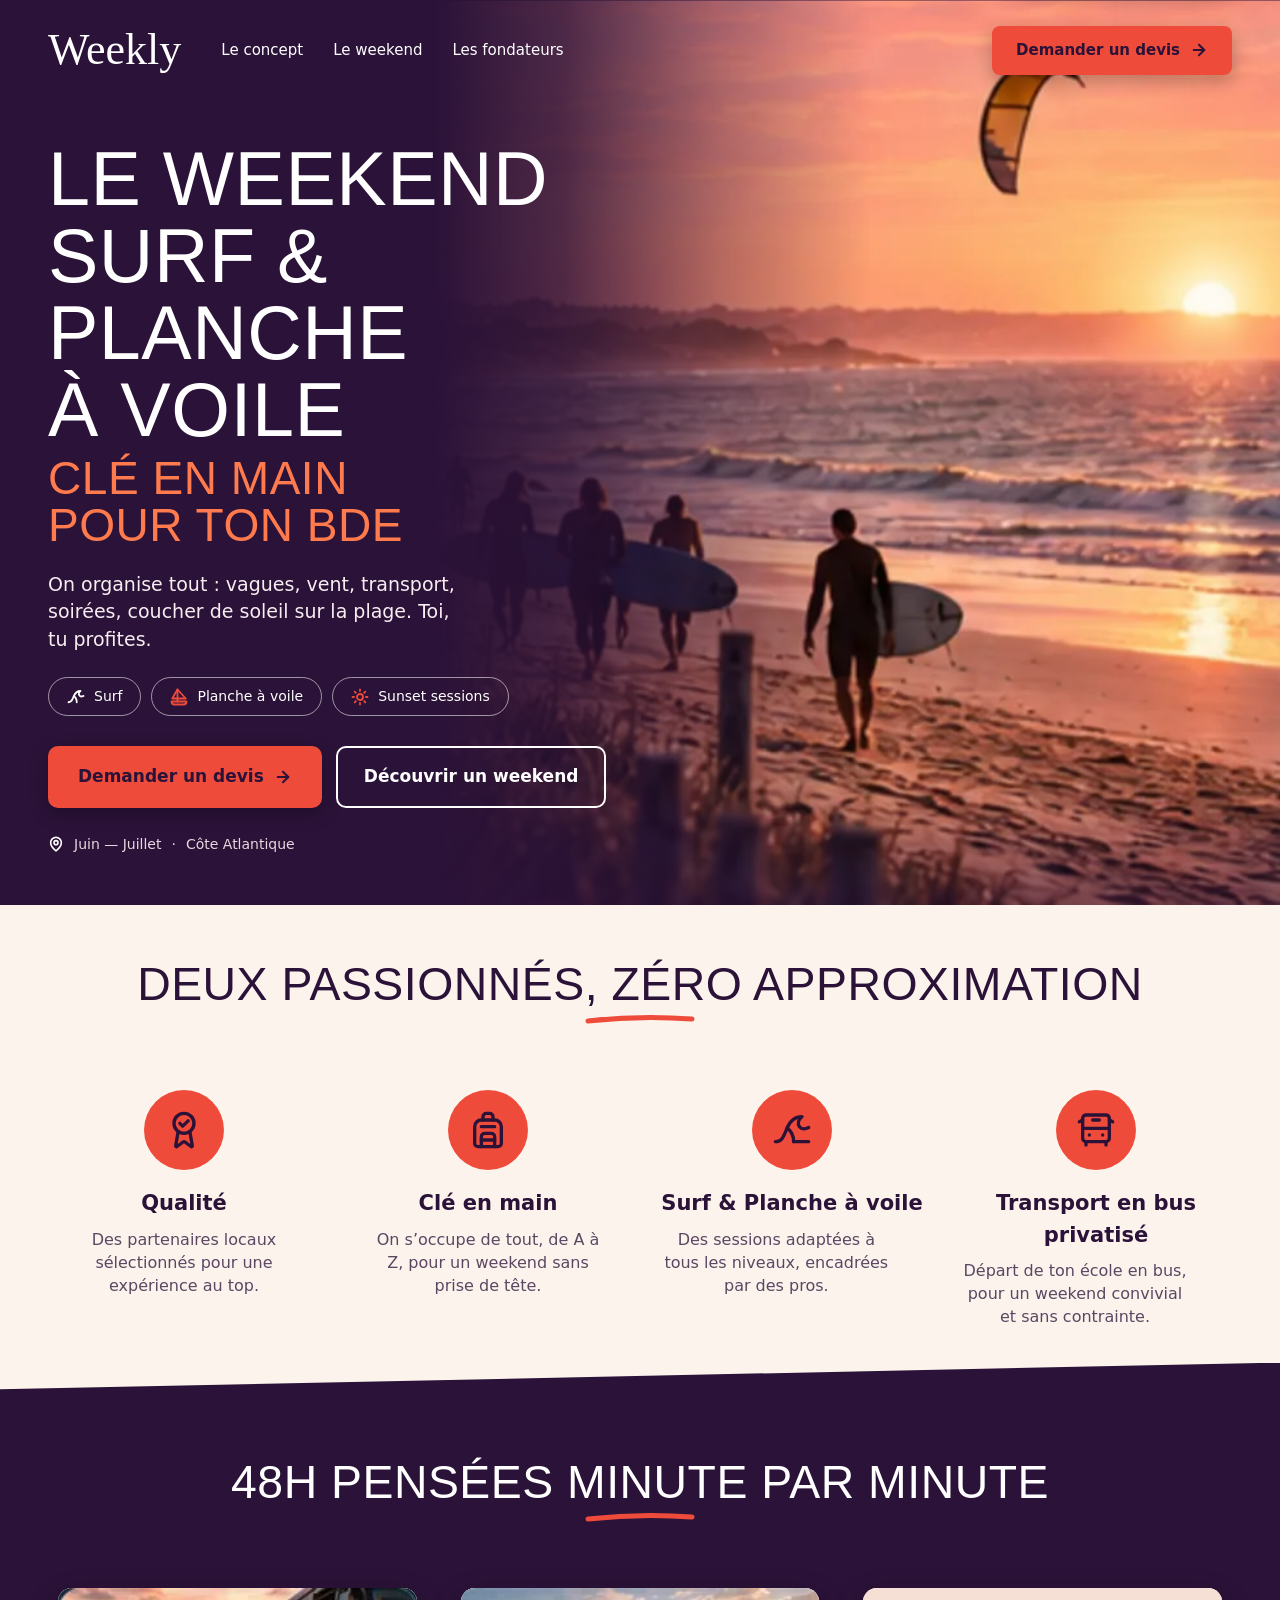
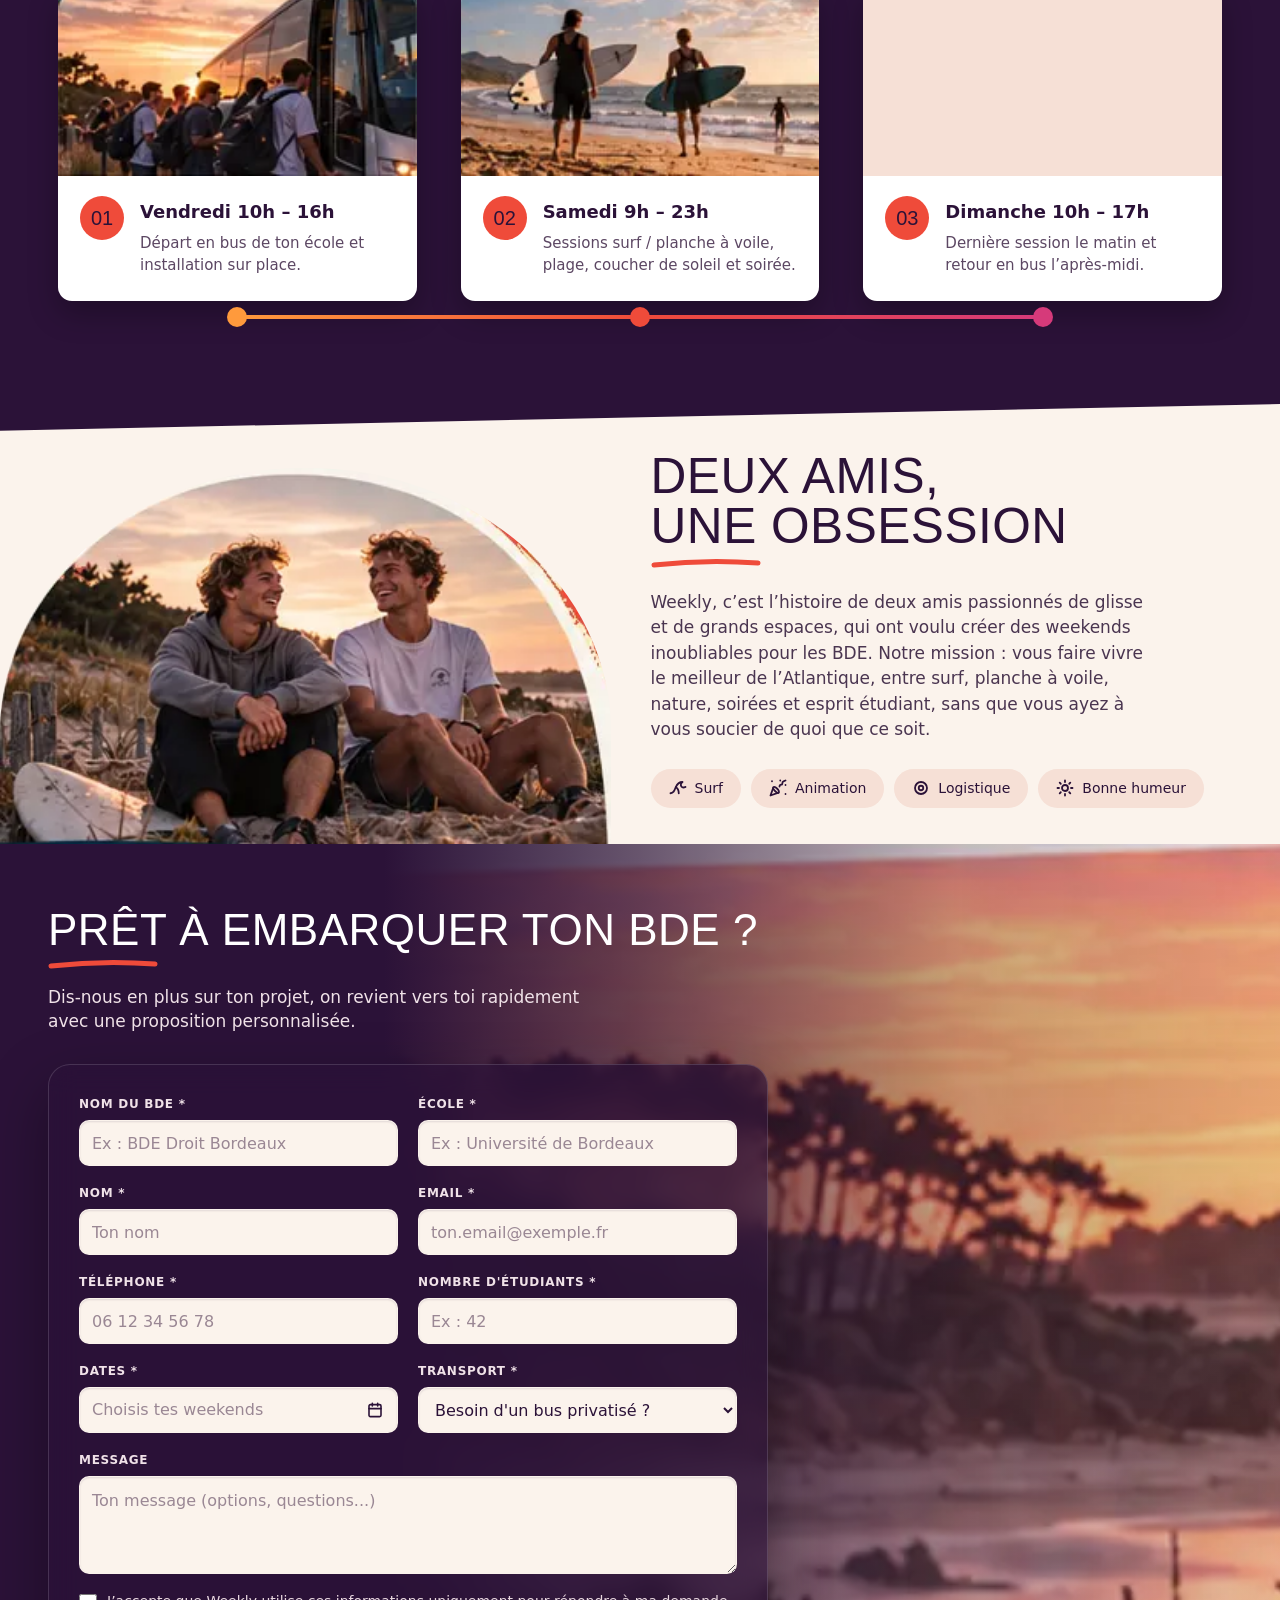
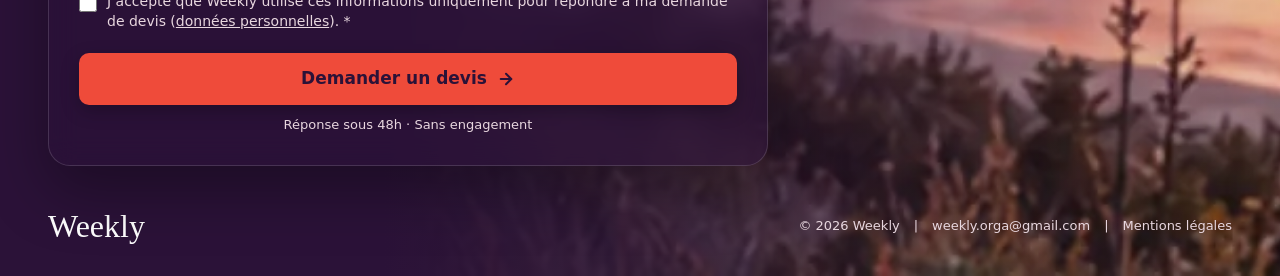
<file: index.html>
<!doctype html>
<html lang="fr">
<head>
<meta charset="utf-8">
<meta name="viewport" content="width=device-width, initial-scale=1, viewport-fit=cover">
<meta http-equiv="Content-Security-Policy" content="default-src 'self'; script-src 'self'; style-src 'self' https://fonts.googleapis.com; font-src https://fonts.gstatic.com; img-src 'self' data:; connect-src 'self' https://formsubmit.co; form-action 'self' mailto:; base-uri 'self'; object-src 'none'; upgrade-insecure-requests">
<meta name="referrer" content="strict-origin-when-cross-origin">
<title>Weekly · Weekend surf &amp; planche à voile clé en main pour ton BDE</title>
<meta name="description" content="Weekly organise des weekends surf &amp; planche à voile clé en main pour les BDE : bus privatisé, sessions encadrées, soirées et couchers de soleil sur la Côte Atlantique, en juin et juillet.">
<link rel="canonical" href="https://vincebonis-wq.github.io/siteweekly/">
<meta property="og:type" content="website">
<meta property="og:locale" content="fr_FR">
<meta property="og:title" content="Weekly · Le weekend surf clé en main pour ton BDE">
<meta property="og:description" content="Vagues, vent, transport, soirées, coucher de soleil sur la plage. Toi, tu profites.">
<meta property="og:url" content="https://vincebonis-wq.github.io/siteweekly/">
<meta property="og:image" content="https://vincebonis-wq.github.io/siteweekly/img/og.jpg">
<meta name="twitter:card" content="summary_large_image">
<meta name="theme-color" content="#2b1238">
<link rel="icon" href="favicon.svg" type="image/svg+xml">
<link rel="preconnect" href="https://fonts.googleapis.com">
<link rel="preconnect" href="https://fonts.gstatic.com" crossorigin>
<link rel="stylesheet" href="https://fonts.googleapis.com/css2?family=Anton&amp;family=Barlow:wght@400;500;600;700&amp;family=Kaushan+Script&amp;display=swap">
<link rel="preload" as="image" href="img/hero.webp" type="image/webp">
<link rel="stylesheet" href="style.css">
<script src="app.js" defer></script>
</head>
<body>
<a class="skip" href="#devis">Aller au formulaire de devis</a>

<!-- Barre compacte qui apparaît au scroll -->
<div class="topbar" id="topbar" aria-hidden="true">
  <div class="in">
    <a class="logo" href="#top" tabindex="-1">Weekly</a>
    <ul class="nav-links">
      <li><a href="#concept" tabindex="-1">Le concept</a></li>
      <li><a href="#weekend" tabindex="-1">Le weekend</a></li>
      <li><a href="#fondateurs" tabindex="-1">Les fondateurs</a></li>
    </ul>
    <a class="btn btn-coral btn-sm nav-cta" href="#devis" tabindex="-1">Demander un devis</a>
  </div>
</div>

<div class="page">
  <header class="hero" id="top">
    <div class="hero-img"><div class="hero-frame"><img src="img/hero.webp" alt="Surfeurs marchant sur la plage au coucher du soleil, une aile de kite dans le ciel" width="670" height="698" fetchpriority="high"><span class="sun-glow" aria-hidden="true"></span><span class="glint" aria-hidden="true"><i></i><i></i><i></i><i></i><i></i><i></i><i></i><i></i><i></i><i></i><i></i><i></i></span></div></div>
    <nav class="hero-nav" aria-label="Navigation principale">
      <a class="logo" href="#top" aria-label="Weekly, retour en haut">Weekly</a>
      <ul class="nav-links">
        <li><a href="#concept">Le concept</a></li>
        <li><a href="#weekend">Le weekend</a></li>
        <li><a href="#fondateurs">Les fondateurs</a></li>
      </ul>
      <a class="btn btn-coral btn-sm nav-cta" href="#devis">Demander un devis
        <svg viewBox="0 0 24 24" fill="none" stroke="currentColor" stroke-width="2.75" stroke-linecap="round" stroke-linejoin="round" aria-hidden="true"><path d="M5 12h14"/><path d="m12 5 7 7-7 7"/></svg></a>
      <button class="menu-btn" id="menu-btn" type="button" aria-expanded="false" aria-controls="mobile-menu" aria-label="Ouvrir le menu">
        <svg viewBox="0 0 24 24" fill="none" stroke="currentColor" stroke-width="2.4" stroke-linecap="round" aria-hidden="true"><path d="M4 6h16M4 12h16M4 18h16"/></svg>
      </button>
    </nav>
    <div class="mobile-menu" id="mobile-menu" hidden>
      <a href="#concept">Le concept</a>
      <a href="#weekend">Le weekend</a>
      <a href="#fondateurs">Les fondateurs</a>
      <a href="#devis">Demander un devis</a>
    </div>

    <div class="hero-copy">
      <h1 class="h-display">
        <span class="l">Le weekend</span>
        <span class="l">Surf &amp; planche à voile</span>
        <span class="accent">Clé en main pour ton BDE</span>
      </h1>
      <p class="lead">On organise tout : vagues, vent, transport, soirées, coucher de soleil sur la plage. Toi, tu profites.</p>
      <ul class="pills" aria-label="Activités">
        <li class="pill"><svg viewBox="0 0 24 24" fill="none" stroke="#fff" stroke-width="2.4" stroke-linecap="round" stroke-linejoin="round" aria-hidden="true"><path d="M2 19c4 0 5-3 7-8s5-7 9-7c-2 1.5-3 4-1.5 6 1.2 1.6 3.5 1.6 5.5.5"/><path d="M9 11c2 1 4 4 4 8"/></svg>Surf</li>
        <li class="pill"><svg viewBox="0 0 24 24" fill="none" stroke="#ef4b3a" stroke-width="2.4" stroke-linecap="round" stroke-linejoin="round" aria-hidden="true"><path d="M22 18H2a4 4 0 0 0 4 4h12a4 4 0 0 0 4-4Z"/><path d="M21 14 10 2 3 14h18Z"/><path d="M10 2v16"/></svg>Planche à voile</li>
        <li class="pill"><svg viewBox="0 0 24 24" fill="none" stroke="#ef4b3a" stroke-width="2.4" stroke-linecap="round" stroke-linejoin="round" aria-hidden="true"><circle cx="12" cy="12" r="4"/><path d="M12 2v2M12 20v2M4.93 4.93l1.41 1.41M17.66 17.66l1.41 1.41M2 12h2M20 12h2M6.34 17.66l-1.41 1.41M19.07 4.93l-1.41 1.41"/></svg>Sunset sessions</li>
      </ul>
      <div class="ctas">
        <a class="btn btn-coral" href="#devis">Demander un devis
          <svg viewBox="0 0 24 24" fill="none" stroke="currentColor" stroke-width="2.75" stroke-linecap="round" stroke-linejoin="round" aria-hidden="true"><path d="M5 12h14"/><path d="m12 5 7 7-7 7"/></svg></a>
        <a class="btn btn-outline" href="#weekend">Découvrir un weekend</a>
      </div>
      <p class="where">
        <svg viewBox="0 0 24 24" fill="none" stroke="#fff" stroke-width="2.4" stroke-linecap="round" stroke-linejoin="round" aria-hidden="true"><path d="M20 10c0 5-5.5 10.2-7.4 11.8a1 1 0 0 1-1.2 0C9.5 20.2 4 15 4 10a8 8 0 0 1 16 0"/><circle cx="12" cy="10" r="3"/></svg>
        <span>Juin — Juillet</span><span aria-hidden="true">·</span><span>Côte Atlantique</span>
      </p>
    </div>
  </header>

  <main>
    <section class="concept center" id="concept" aria-labelledby="t-concept">
      <h2 class="h-display h2" id="t-concept">Deux passionnés, zéro approximation</h2>
      <svg class="swoosh" viewBox="0 0 110 10" aria-hidden="true"><path d="M3 7 Q55 1 107 5"/></svg>
      <ul class="pillars">
        <li class="pillar reveal">
          <span class="ico"><svg viewBox="0 0 24 24" aria-hidden="true"><path d="m15.5 12.9 1.5 8.5a.5.5 0 0 1-.8.5l-3.6-2.7a1 1 0 0 0-1.2 0l-3.6 2.7a.5.5 0 0 1-.8-.5l1.5-8.5"/><circle cx="12" cy="8" r="6"/><path d="m9.5 8 1.7 1.7L14.5 6.5"/></svg></span>
          <div><h3>Qualité</h3><p>Des partenaires locaux sélectionnés pour une expérience au top.</p></div>
        </li>
        <li class="pillar reveal">
          <span class="ico"><svg viewBox="0 0 24 24" aria-hidden="true"><path d="M4 10a4 4 0 0 1 4-4h8a4 4 0 0 1 4 4v10a2 2 0 0 1-2 2H6a2 2 0 0 1-2-2Z"/><path d="M8 10h8"/><path d="M8 18h8"/><path d="M8 22v-6a2 2 0 0 1 2-2h4a2 2 0 0 1 2 2v6"/><path d="M9 6V4a2 2 0 0 1 2-2h2a2 2 0 0 1 2 2v2"/></svg></span>
          <div><h3>Clé en main</h3><p>On s’occupe de tout, de A à Z, pour un weekend sans prise de tête.</p></div>
        </li>
        <li class="pillar reveal">
          <span class="ico"><svg viewBox="0 0 24 24" aria-hidden="true"><path d="M2 19c4 0 5-3 7-8s5-7 9-7c-2 1.5-3 4-1.5 6 1.2 1.6 3.5 1.6 5.5.5"/><path d="M9 11c2 1 4 4 4 8"/><path d="M13 19h9"/></svg></span>
          <div><h3>Surf &amp; Planche à voile</h3><p>Des sessions adaptées à tous les niveaux, encadrées par des pros.</p></div>
        </li>
        <li class="pillar reveal">
          <span class="ico"><svg viewBox="0 0 24 24" aria-hidden="true"><path d="M4 6 2 7"/><path d="M10 6h4"/><path d="m22 7-2-1"/><rect width="16" height="16" x="4" y="3" rx="2"/><path d="M4 11h16"/><path d="M8 15h.01"/><path d="M16 15h.01"/><path d="M6 19v2"/><path d="M18 21v-2"/></svg></span>
          <div><h3>Transport en bus privatisé</h3><p>Départ de ton école en bus, pour un weekend convivial et sans contrainte.</p></div>
        </li>
      </ul>
    </section>

    <section class="weekend center" id="weekend" aria-labelledby="t-weekend">
      <h2 class="h-display h2" id="t-weekend">48h pensées minute par minute</h2>
      <svg class="swoosh" viewBox="0 0 110 10" aria-hidden="true"><path d="M3 7 Q55 1 107 5"/></svg>
      <ol class="steps">
        <li class="step reveal">
          <div class="ph"><img src="img/t1.webp" alt="Étudiants montant dans le bus privatisé" width="204" height="107" loading="lazy" decoding="async"></div>
          <span class="dot c1" aria-hidden="true"></span>
          <div class="body"><span class="num" aria-hidden="true">01</span><div><h3>Vendredi 10h – 16h</h3><p>Départ en bus de ton école et installation sur place.</p></div></div>
        </li>
        <li class="step reveal">
          <div class="ph"><img src="img/t2.webp" alt="Surfeurs entrant dans l'eau avec leurs planches" width="210" height="107" loading="lazy" decoding="async"></div>
          <span class="dot c2" aria-hidden="true"></span>
          <div class="body"><span class="num" aria-hidden="true">02</span><div><h3>Samedi 9h – 23h</h3><p>Sessions surf / planche à voile, plage, coucher de soleil et soirée.</p></div></div>
        </li>
        <li class="step reveal">
          <div class="ph"><img src="img/t3.webp" alt="Groupe d'amis autour d'un feu sur la plage au coucher du soleil" width="800" height="450" loading="lazy" decoding="async"></div>
          <span class="dot c3" aria-hidden="true"></span>
          <div class="body"><span class="num" aria-hidden="true">03</span><div><h3>Dimanche 10h – 17h</h3><p>Dernière session le matin et retour en bus l’après-midi.</p></div></div>
        </li>
      </ol>
      <div class="track" aria-hidden="true"><div class="dots"><span class="c1"></span><span class="c2"></span><span class="c3"></span></div></div>
    </section>

    <section class="founders" id="fondateurs" aria-labelledby="t-founders">
      <figure class="founders-img"><img src="img/founders.webp" alt="Les deux fondateurs de Weekly assis sur une dune avec leurs planches" width="398" height="245" loading="lazy" decoding="async"></figure>
      <div class="txt">
        <div class="head">
          <h2 class="h-display" id="t-founders">Deux amis,<br>une obsession</h2>
          <svg class="swoosh" viewBox="0 0 110 10" aria-hidden="true"><path d="M3 7 Q55 1 107 5"/></svg>
        </div>
        <p>Weekly, c’est l’histoire de deux amis passionnés de glisse et de grands espaces, qui ont voulu créer des weekends inoubliables pour les BDE. Notre mission : vous faire vivre le meilleur de l’Atlantique, entre surf, planche à voile, nature, soirées et esprit étudiant, sans que vous ayez à vous soucier de quoi que ce soit.</p>
        <ul class="tags" aria-label="Nos points forts">
          <li><svg viewBox="0 0 24 24" aria-hidden="true"><path d="M2 19c4 0 5-3 7-8s5-7 9-7c-2 1.5-3 4-1.5 6 1.2 1.6 3.5 1.6 5.5.5"/><path d="M9 11c2 1 4 4 4 8"/></svg>Surf</li>
          <li><svg viewBox="0 0 24 24" aria-hidden="true"><path d="M5.8 11.3 2 22l10.7-3.8"/><path d="M4 3h.01M22 8h.01M15 2h.01M22 20h.01"/><path d="m22 2-2.2.8a2.9 2.9 0 0 0-2 3.1c.1.9-.6 1.6-1.4 1.6H16c-.9 0-1.6.6-1.8 1.4L14 10"/><path d="M11 13c1.9 1.9 2.8 4.2 2 5s-3.1-.1-5-2-2.8-4.2-2-5 3.1.1 5 2Z"/></svg>Animation</li>
          <li><svg viewBox="0 0 24 24" aria-hidden="true"><circle cx="12" cy="12" r="8"/><circle cx="12" cy="12" r="3"/></svg>Logistique</li>
          <li><svg viewBox="0 0 24 24" aria-hidden="true"><circle cx="12" cy="12" r="4"/><path d="M12 2v2M12 20v2M4.93 4.93l1.41 1.41M17.66 17.66l1.41 1.41M2 12h2M20 12h2M6.34 17.66l-1.41 1.41M19.07 4.93l-1.41 1.41"/></svg>Bonne humeur</li>
        </ul>
      </div>
    </section>

    <section class="devis" id="devis" aria-labelledby="t-devis">
      <div class="devis-bg"><img src="img/form.webp" alt="" width="596" height="490" loading="lazy" decoding="async"></div>
      <div class="in">
        <h2 class="h-display" id="t-devis">Prêt à embarquer ton BDE ?</h2>
        <svg class="swoosh" viewBox="0 0 110 10" aria-hidden="true"><path d="M3 7 Q55 1 107 5"/></svg>
        <p class="intro">Dis-nous en plus sur ton projet, on revient vers toi rapidement avec une proposition personnalisée.</p>

        <form id="devis-form" novalidate autocomplete="on">
          <div class="field"><label for="bde">Nom du BDE *</label><input id="bde" name="bde" required maxlength="80" placeholder="Ex : BDE Droit Bordeaux"><span class="err" aria-live="polite"></span></div>
          <div class="field"><label for="ecole">École *</label><input id="ecole" name="ecole" required maxlength="100" autocomplete="organization" placeholder="Ex : Université de Bordeaux"><span class="err" aria-live="polite"></span></div>
          <div class="field"><label for="nom">Nom *</label><input id="nom" name="nom" required maxlength="80" autocomplete="name" placeholder="Ton nom"><span class="err" aria-live="polite"></span></div>
          <div class="field"><label for="email">Email *</label><input id="email" name="email" type="email" required maxlength="120" autocomplete="email" placeholder="ton.email@exemple.fr"><span class="err" aria-live="polite"></span></div>
          <div class="field"><label for="tel">Téléphone *</label><input id="tel" name="telephone" type="tel" required maxlength="20" autocomplete="tel" inputmode="tel" placeholder="06 12 34 56 78"><span class="err" aria-live="polite"></span></div>
          <div class="field"><label for="nb">Nombre d'étudiants *</label><input id="nb" name="etudiants" type="number" required min="5" max="500" step="1" inputmode="numeric" placeholder="Ex : 42"><span class="err" aria-live="polite"></span></div>
          <div class="field datefield" id="datefield"><label for="dates-btn" id="dates-label">Dates *</label>
            <button type="button" class="date-btn" id="dates-btn" aria-haspopup="true" aria-expanded="false" aria-controls="dates-panel" aria-describedby="dates-err">
              <span id="dates-summary" class="ph-txt">Choisis tes weekends</span>
              <svg viewBox="0 0 24 24" aria-hidden="true"><rect width="18" height="18" x="3" y="4" rx="2"/><path d="M16 2v4M8 2v4M3 10h18"/></svg>
            </button>
            <input type="hidden" id="dates" name="dates">
            <div class="date-panel" id="dates-panel" role="group" aria-labelledby="dates-label" hidden>
              <p class="dp-hint">Saison <span id="dp-year"></span> · du vendredi au dimanche. Tu peux en choisir plusieurs.</p>
              <div id="dp-months"></div>
              <label class="chip chip-other"><input type="checkbox" id="dp-other" value="autre"><span>Autre / on est flexibles</span></label>
              <div class="dp-other-wrap" id="dp-other-wrap" hidden>
                <label for="dates-autre" class="sr-only">Précise tes dates ou tes disponibilités</label>
                <textarea id="dates-autre" name="dates_precisions" rows="2" maxlength="300" placeholder="Ex : un weekend fin juin, ou n'importe quand en juillet sauf le 14"></textarea>
              </div>
              <div class="dp-actions"><button type="button" class="dp-clear" id="dp-clear">Effacer</button><button type="button" class="dp-ok" id="dp-ok">Valider</button></div>
            </div>
            <span class="err" id="dates-err" aria-live="polite"></span></div>
          <div class="field"><label for="transport">Transport *</label>
            <select id="transport" name="transport" required><option value="">Besoin d'un bus privatisé ?</option><option>Oui</option><option>Non</option><option>À voir ensemble</option></select>
            <span class="err" aria-live="polite"></span></div>
          <div class="field full"><label for="message">Message</label><textarea id="message" name="message" rows="3" maxlength="2000" placeholder="Ton message (options, questions...)"></textarea><span class="err" aria-live="polite"></span></div>
          <div class="hp" aria-hidden="true"><label for="website">Ne pas remplir</label><input id="website" name="website" tabindex="-1" autocomplete="off"></div>
          <div class="full">
            <label class="consent" for="rgpd"><input id="rgpd" name="consentement" type="checkbox" required><span>J’accepte que Weekly utilise ces informations uniquement pour répondre à ma demande de devis (<a href="mentions-legales.html#donnees">données personnelles</a>). *</span></label>
            <span class="err" id="rgpd-err" aria-live="polite"></span>
          </div>
          <div class="submit full">
            <button class="btn btn-coral" type="submit">Demander un devis
              <svg viewBox="0 0 24 24" fill="none" stroke="currentColor" stroke-width="2.75" stroke-linecap="round" stroke-linejoin="round" aria-hidden="true"><path d="M5 12h14"/><path d="m12 5 7 7-7 7"/></svg></button>
            <small>Réponse sous 48h · Sans engagement</small>
          </div>
          <div class="status full" id="status" role="status" tabindex="-1" hidden></div>
        </form>

        <footer class="site-footer">
          <span class="logo">Weekly</span>
          <span class="links"><span>© 2026 Weekly</span><span aria-hidden="true">|</span><a href="mailto:weekly.orga@gmail.com">weekly.orga@gmail.com</a><span aria-hidden="true">|</span><a href="mentions-legales.html">Mentions légales</a></span>
        </footer>
      </div>
    </section>
  </main>
</div>
</body>
</html>
</file>
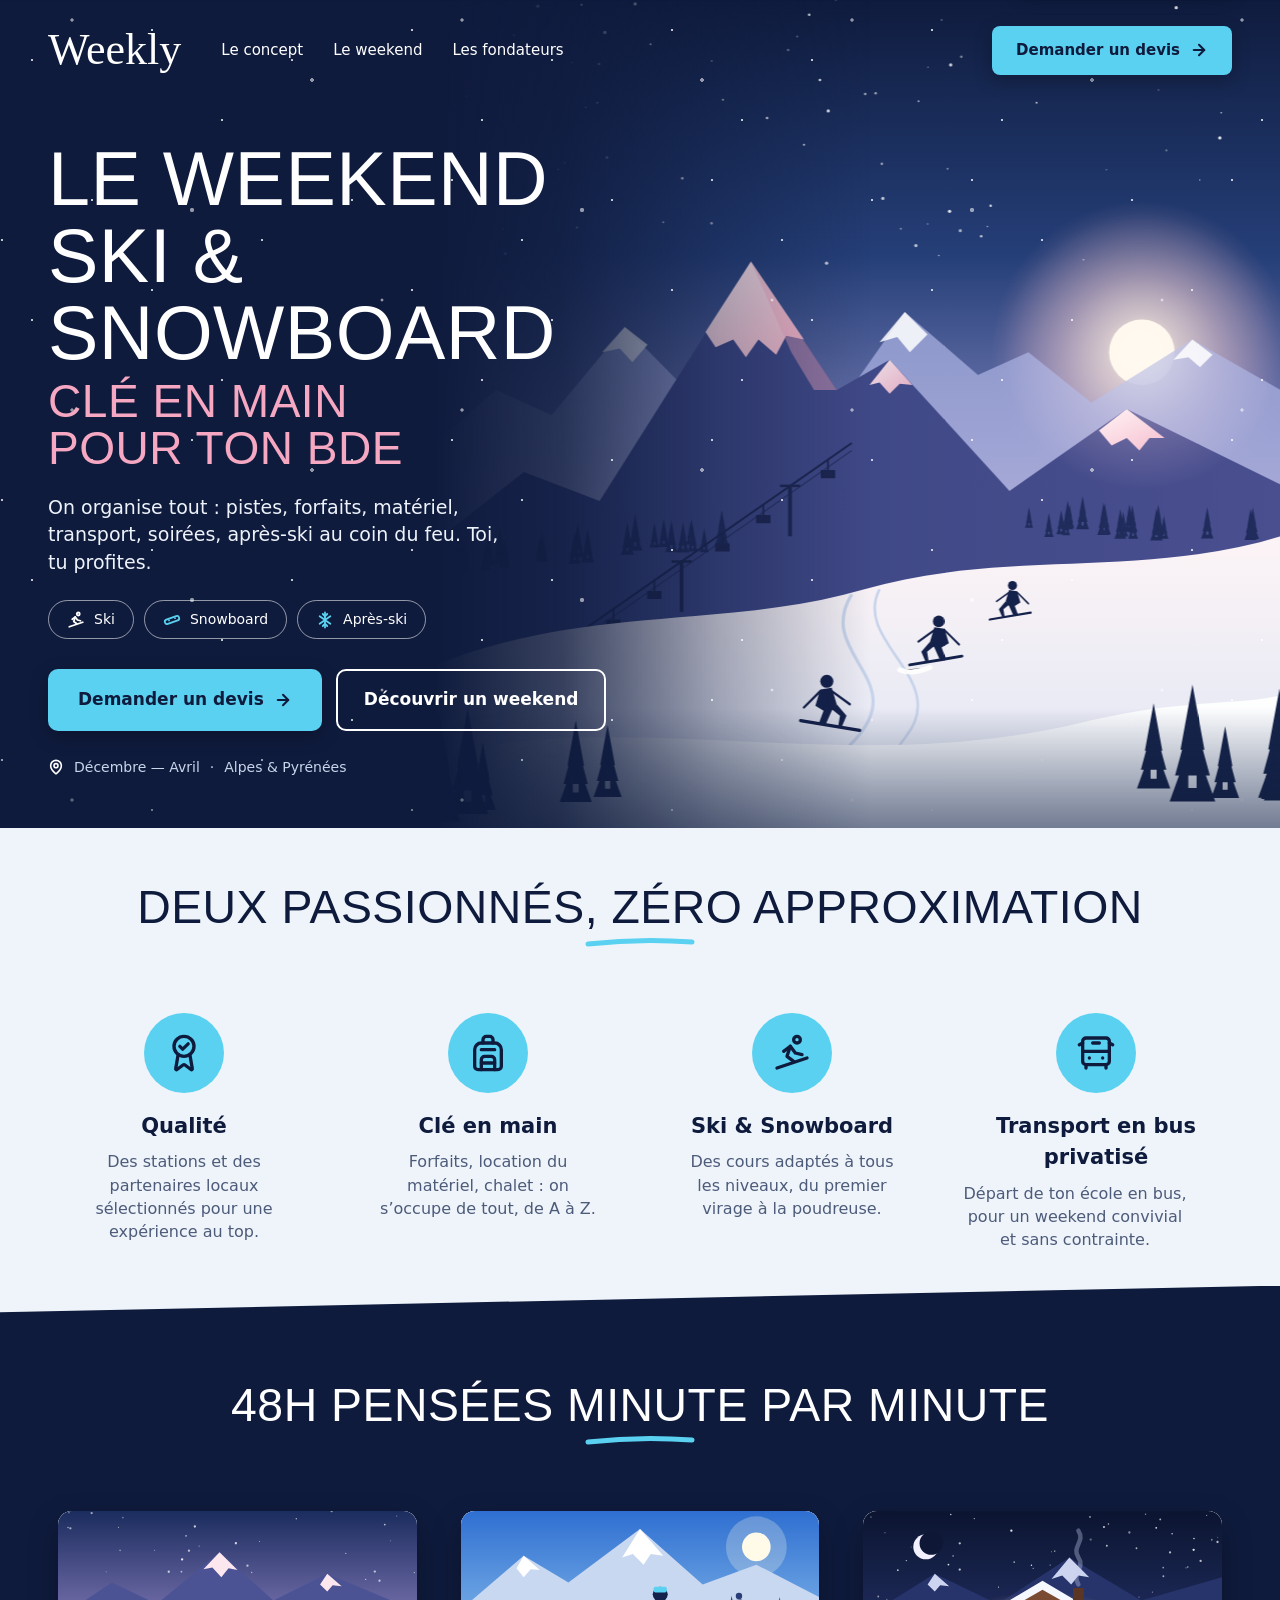
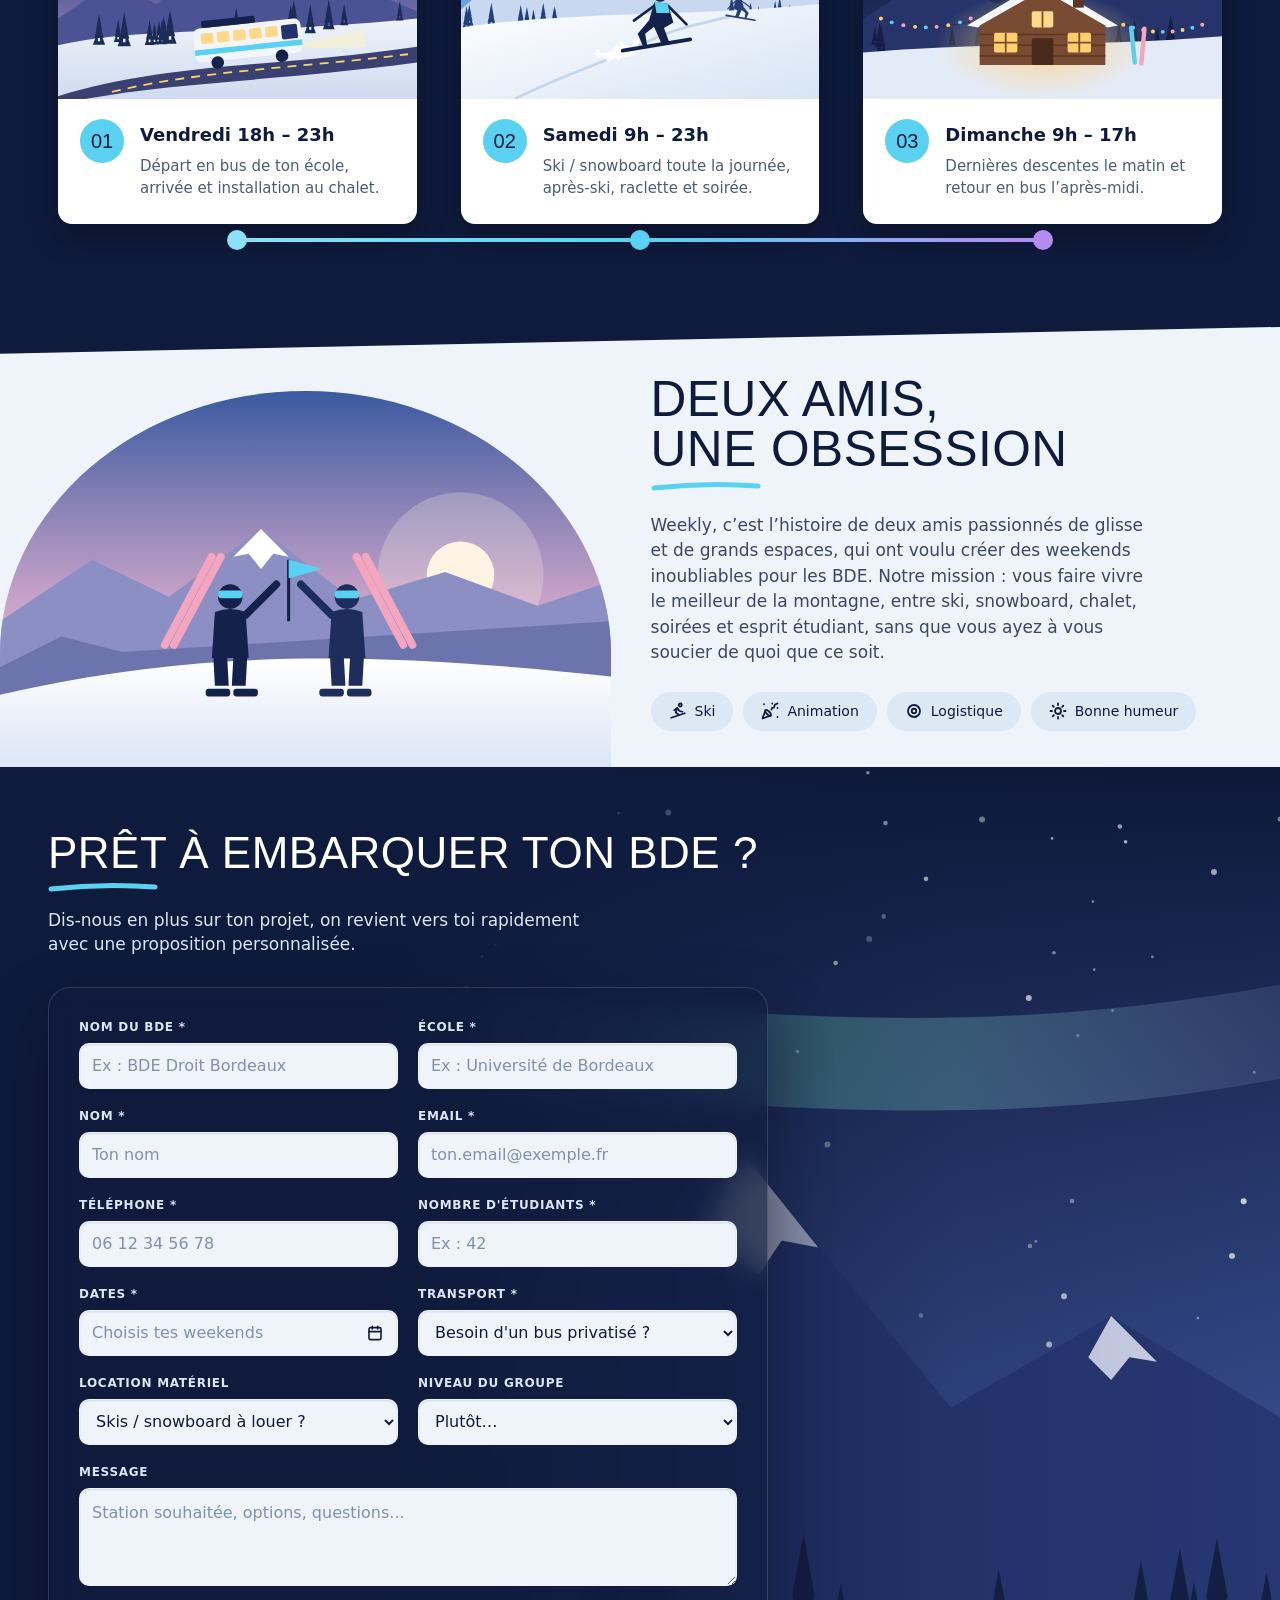
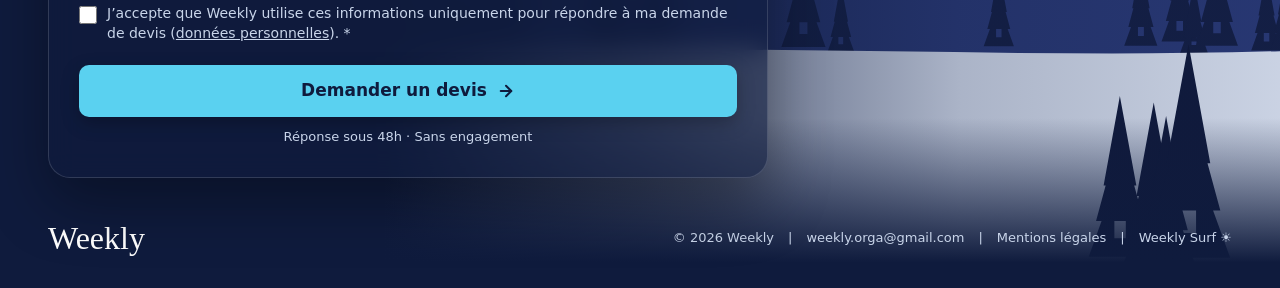
<file: ski/index.html>
<!doctype html>
<html lang="fr">
<head>
<meta charset="utf-8">
<meta name="viewport" content="width=device-width, initial-scale=1, viewport-fit=cover">
<meta http-equiv="Content-Security-Policy" content="default-src 'self'; script-src 'self'; style-src 'self' https://fonts.googleapis.com; font-src https://fonts.gstatic.com; img-src 'self' data:; connect-src 'self' https://formsubmit.co; form-action 'self' mailto:; base-uri 'self'; object-src 'none'; upgrade-insecure-requests">
<meta name="referrer" content="strict-origin-when-cross-origin">
<title>Weekly Ski · Weekend ski &amp; snowboard clé en main pour ton BDE</title>
<meta name="description" content="Weekly organise des weekends ski &amp; snowboard clé en main pour les BDE : bus privatisé, forfaits, matériel, chalet et soirées après-ski dans les Alpes et les Pyrénées, de décembre à avril.">
<link rel="canonical" href="https://vincebonis-wq.github.io/siteweekly/ski/">
<meta property="og:type" content="website">
<meta property="og:locale" content="fr_FR">
<meta property="og:title" content="Weekly Ski · Le weekend au ski clé en main pour ton BDE">
<meta property="og:description" content="Pistes, forfaits, matériel, transport, soirées. Toi, tu profites.">
<meta property="og:url" content="https://vincebonis-wq.github.io/siteweekly/ski/">
<meta property="og:image" content="https://vincebonis-wq.github.io/siteweekly/ski/img/og.png">
<meta name="twitter:card" content="summary_large_image">
<meta name="theme-color" content="#0f1b3d">
<link rel="icon" href="favicon.svg" type="image/svg+xml">
<link rel="preconnect" href="https://fonts.googleapis.com">
<link rel="preconnect" href="https://fonts.gstatic.com" crossorigin>
<link rel="stylesheet" href="https://fonts.googleapis.com/css2?family=Anton&amp;family=Barlow:wght@400;500;600;700&amp;family=Kaushan+Script&amp;display=swap">
<link rel="preload" as="image" href="img/hero.svg" type="image/svg+xml">
<link rel="stylesheet" href="style.css">
<script src="app.js" defer></script>
</head>
<body>
<a class="skip" href="#devis">Aller au formulaire de devis</a>

<!-- Barre compacte qui apparaît au scroll -->
<div class="topbar" id="topbar" aria-hidden="true">
  <div class="in">
    <a class="logo" href="#top" tabindex="-1">Weekly</a>
    <ul class="nav-links">
      <li><a href="#concept" tabindex="-1">Le concept</a></li>
      <li><a href="#weekend" tabindex="-1">Le weekend</a></li>
      <li><a href="#fondateurs" tabindex="-1">Les fondateurs</a></li>
    </ul>
    <a class="btn btn-coral btn-sm nav-cta" href="#devis" tabindex="-1">Demander un devis</a>
  </div>
</div>

<div class="page">
  <header class="hero" id="top">
    <div class="snow" aria-hidden="true"></div>
    <div class="hero-img"><div class="hero-frame"><img src="img/hero.svg" alt="Skieurs sur une piste enneigée au crépuscule, sommets éclairés de rose et télésiège" width="670" height="698" fetchpriority="high"><span class="sun-glow" aria-hidden="true"></span></div></div>
    <nav class="hero-nav" aria-label="Navigation principale">
      <a class="logo" href="#top" aria-label="Weekly, retour en haut">Weekly</a>
      <ul class="nav-links">
        <li><a href="#concept">Le concept</a></li>
        <li><a href="#weekend">Le weekend</a></li>
        <li><a href="#fondateurs">Les fondateurs</a></li>
      </ul>
      <a class="btn btn-coral btn-sm nav-cta" href="#devis">Demander un devis
        <svg viewBox="0 0 24 24" fill="none" stroke="currentColor" stroke-width="2.75" stroke-linecap="round" stroke-linejoin="round" aria-hidden="true"><path d="M5 12h14"/><path d="m12 5 7 7-7 7"/></svg></a>
      <button class="menu-btn" id="menu-btn" type="button" aria-expanded="false" aria-controls="mobile-menu" aria-label="Ouvrir le menu">
        <svg viewBox="0 0 24 24" fill="none" stroke="currentColor" stroke-width="2.4" stroke-linecap="round" aria-hidden="true"><path d="M4 6h16M4 12h16M4 18h16"/></svg>
      </button>
    </nav>
    <div class="mobile-menu" id="mobile-menu" hidden>
      <a href="#concept">Le concept</a>
      <a href="#weekend">Le weekend</a>
      <a href="#fondateurs">Les fondateurs</a>
      <a href="#devis">Demander un devis</a>
    </div>

    <div class="hero-copy">
      <h1 class="h-display">
        <span class="l">Le weekend</span>
        <span class="l">Ski &amp; snowboard</span>
        <span class="accent">Clé en main pour ton BDE</span>
      </h1>
      <p class="lead">On organise tout : pistes, forfaits, matériel, transport, soirées, après-ski au coin du feu. Toi, tu profites.</p>
      <ul class="pills" aria-label="Activités">
        <li class="pill"><svg viewBox="0 0 24 24" fill="none" stroke="#fff" stroke-width="2.4" stroke-linecap="round" stroke-linejoin="round" aria-hidden="true"><circle cx="15" cy="4" r="2"/><path d="m3 21 18-6"/><path d="m7 11 4-3 3 4 4 1"/><path d="m11 8-2 6 4 3"/></svg>Ski</li>
        <li class="pill"><svg viewBox="0 0 24 24" fill="none" stroke="#5ad1f0" stroke-width="2.4" stroke-linecap="round" stroke-linejoin="round" aria-hidden="true"><rect x="2" y="9" width="20" height="6" rx="3" transform="rotate(-20 12 12)"/><path d="M8 12.5h.01M16 9.5h.01"/></svg>Snowboard</li>
        <li class="pill"><svg viewBox="0 0 24 24" fill="none" stroke="#5ad1f0" stroke-width="2.4" stroke-linecap="round" stroke-linejoin="round" aria-hidden="true"><path d="M12 2v20M4.9 7l14.2 10M4.9 17 19.1 7"/><path d="m9 4 3 3 3-3M9 20l3-3 3 3"/></svg>Après-ski</li>
      </ul>
      <div class="ctas">
        <a class="btn btn-coral" href="#devis">Demander un devis
          <svg viewBox="0 0 24 24" fill="none" stroke="currentColor" stroke-width="2.75" stroke-linecap="round" stroke-linejoin="round" aria-hidden="true"><path d="M5 12h14"/><path d="m12 5 7 7-7 7"/></svg></a>
        <a class="btn btn-outline" href="#weekend">Découvrir un weekend</a>
      </div>
      <p class="where">
        <svg viewBox="0 0 24 24" fill="none" stroke="#fff" stroke-width="2.4" stroke-linecap="round" stroke-linejoin="round" aria-hidden="true"><path d="M20 10c0 5-5.5 10.2-7.4 11.8a1 1 0 0 1-1.2 0C9.5 20.2 4 15 4 10a8 8 0 0 1 16 0"/><circle cx="12" cy="10" r="3"/></svg>
        <span>Décembre — Avril</span><span aria-hidden="true">·</span><span>Alpes &amp; Pyrénées</span>
      </p>
    </div>
  </header>

  <main>
    <section class="concept center" id="concept" aria-labelledby="t-concept">
      <h2 class="h-display h2" id="t-concept">Deux passionnés, zéro approximation</h2>
      <svg class="swoosh" viewBox="0 0 110 10" aria-hidden="true"><path d="M3 7 Q55 1 107 5"/></svg>
      <ul class="pillars">
        <li class="pillar reveal">
          <span class="ico"><svg viewBox="0 0 24 24" aria-hidden="true"><path d="m15.5 12.9 1.5 8.5a.5.5 0 0 1-.8.5l-3.6-2.7a1 1 0 0 0-1.2 0l-3.6 2.7a.5.5 0 0 1-.8-.5l1.5-8.5"/><circle cx="12" cy="8" r="6"/><path d="m9.5 8 1.7 1.7L14.5 6.5"/></svg></span>
          <div><h3>Qualité</h3><p>Des stations et des partenaires locaux sélectionnés pour une expérience au top.</p></div>
        </li>
        <li class="pillar reveal">
          <span class="ico"><svg viewBox="0 0 24 24" aria-hidden="true"><path d="M4 10a4 4 0 0 1 4-4h8a4 4 0 0 1 4 4v10a2 2 0 0 1-2 2H6a2 2 0 0 1-2-2Z"/><path d="M8 10h8"/><path d="M8 18h8"/><path d="M8 22v-6a2 2 0 0 1 2-2h4a2 2 0 0 1 2 2v6"/><path d="M9 6V4a2 2 0 0 1 2-2h2a2 2 0 0 1 2 2v2"/></svg></span>
          <div><h3>Clé en main</h3><p>Forfaits, location du matériel, chalet : on s’occupe de tout, de A à Z.</p></div>
        </li>
        <li class="pillar reveal">
          <span class="ico"><svg viewBox="0 0 24 24" aria-hidden="true"><path d="m3 21 18-6"/><circle cx="15" cy="4" r="2"/><path d="m7 11 4-3 3 4 4 1"/><path d="m11 8-2 6 4 3"/></svg></span>
          <div><h3>Ski &amp; Snowboard</h3><p>Des cours adaptés à tous les niveaux, du premier virage à la poudreuse.</p></div>
        </li>
        <li class="pillar reveal">
          <span class="ico"><svg viewBox="0 0 24 24" aria-hidden="true"><path d="M4 6 2 7"/><path d="M10 6h4"/><path d="m22 7-2-1"/><rect width="16" height="16" x="4" y="3" rx="2"/><path d="M4 11h16"/><path d="M8 15h.01"/><path d="M16 15h.01"/><path d="M6 19v2"/><path d="M18 21v-2"/></svg></span>
          <div><h3>Transport en bus privatisé</h3><p>Départ de ton école en bus, pour un weekend convivial et sans contrainte.</p></div>
        </li>
      </ul>
    </section>

    <section class="weekend center" id="weekend" aria-labelledby="t-weekend">
      <h2 class="h-display h2" id="t-weekend">48h pensées minute par minute</h2>
      <svg class="swoosh" viewBox="0 0 110 10" aria-hidden="true"><path d="M3 7 Q55 1 107 5"/></svg>
      <ol class="steps">
        <li class="step reveal">
          <div class="ph"><img src="img/t1.svg" alt="Bus privatisé sur une route de montagne enneigée" width="400" height="210" loading="lazy" decoding="async"></div>
          <span class="dot c1" aria-hidden="true"></span>
          <div class="body"><span class="num" aria-hidden="true">01</span><div><h3>Vendredi 18h – 23h</h3><p>Départ en bus de ton école, arrivée et installation au chalet.</p></div></div>
        </li>
        <li class="step reveal">
          <div class="ph"><img src="img/t2.svg" alt="Skieur dévalant une piste sous le soleil" width="400" height="210" loading="lazy" decoding="async"></div>
          <span class="dot c2" aria-hidden="true"></span>
          <div class="body"><span class="num" aria-hidden="true">02</span><div><h3>Samedi 9h – 23h</h3><p>Ski / snowboard toute la journée, après-ski, raclette et soirée.</p></div></div>
        </li>
        <li class="step reveal">
          <div class="ph"><img src="img/t3.svg" alt="Chalet illuminé la nuit dans la neige" width="400" height="210" loading="lazy" decoding="async"></div>
          <span class="dot c3" aria-hidden="true"></span>
          <div class="body"><span class="num" aria-hidden="true">03</span><div><h3>Dimanche 9h – 17h</h3><p>Dernières descentes le matin et retour en bus l’après-midi.</p></div></div>
        </li>
      </ol>
      <div class="track" aria-hidden="true"><div class="dots"><span class="c1"></span><span class="c2"></span><span class="c3"></span></div></div>
    </section>

    <section class="founders" id="fondateurs" aria-labelledby="t-founders">
      <figure class="founders-img"><img src="img/founders.svg" alt="Les deux fondateurs de Weekly au sommet, skis sur l’épaule" width="398" height="245" loading="lazy" decoding="async"></figure>
      <div class="txt">
        <div class="head">
          <h2 class="h-display" id="t-founders">Deux amis,<br>une obsession</h2>
          <svg class="swoosh" viewBox="0 0 110 10" aria-hidden="true"><path d="M3 7 Q55 1 107 5"/></svg>
        </div>
        <p>Weekly, c’est l’histoire de deux amis passionnés de glisse et de grands espaces, qui ont voulu créer des weekends inoubliables pour les BDE. Notre mission : vous faire vivre le meilleur de la montagne, entre ski, snowboard, chalet, soirées et esprit étudiant, sans que vous ayez à vous soucier de quoi que ce soit.</p>
        <ul class="tags" aria-label="Nos points forts">
          <li><svg viewBox="0 0 24 24" aria-hidden="true"><circle cx="15" cy="4" r="2"/><path d="m3 21 18-6"/><path d="m7 11 4-3 3 4 4 1"/><path d="m11 8-2 6 4 3"/></svg>Ski</li>
          <li><svg viewBox="0 0 24 24" aria-hidden="true"><path d="M5.8 11.3 2 22l10.7-3.8"/><path d="M4 3h.01M22 8h.01M15 2h.01M22 20h.01"/><path d="m22 2-2.2.8a2.9 2.9 0 0 0-2 3.1c.1.9-.6 1.6-1.4 1.6H16c-.9 0-1.6.6-1.8 1.4L14 10"/><path d="M11 13c1.9 1.9 2.8 4.2 2 5s-3.1-.1-5-2-2.8-4.2-2-5 3.1.1 5 2Z"/></svg>Animation</li>
          <li><svg viewBox="0 0 24 24" aria-hidden="true"><circle cx="12" cy="12" r="8"/><circle cx="12" cy="12" r="3"/></svg>Logistique</li>
          <li><svg viewBox="0 0 24 24" aria-hidden="true"><circle cx="12" cy="12" r="4"/><path d="M12 2v2M12 20v2M4.93 4.93l1.41 1.41M17.66 17.66l1.41 1.41M2 12h2M20 12h2M6.34 17.66l-1.41 1.41M19.07 4.93l-1.41 1.41"/></svg>Bonne humeur</li>
        </ul>
      </div>
    </section>

    <section class="devis" id="devis" aria-labelledby="t-devis">
      <div class="devis-bg"><img src="img/form.svg" alt="" width="596" height="490" loading="lazy" decoding="async"></div>
      <div class="in">
        <h2 class="h-display" id="t-devis">Prêt à embarquer ton BDE ?</h2>
        <svg class="swoosh" viewBox="0 0 110 10" aria-hidden="true"><path d="M3 7 Q55 1 107 5"/></svg>
        <p class="intro">Dis-nous en plus sur ton projet, on revient vers toi rapidement avec une proposition personnalisée.</p>

        <form id="devis-form" novalidate autocomplete="on">
          <div class="field"><label for="bde">Nom du BDE *</label><input id="bde" name="bde" required maxlength="80" placeholder="Ex : BDE Droit Bordeaux"><span class="err" aria-live="polite"></span></div>
          <div class="field"><label for="ecole">École *</label><input id="ecole" name="ecole" required maxlength="100" autocomplete="organization" placeholder="Ex : Université de Bordeaux"><span class="err" aria-live="polite"></span></div>
          <div class="field"><label for="nom">Nom *</label><input id="nom" name="nom" required maxlength="80" autocomplete="name" placeholder="Ton nom"><span class="err" aria-live="polite"></span></div>
          <div class="field"><label for="email">Email *</label><input id="email" name="email" type="email" required maxlength="120" autocomplete="email" placeholder="ton.email@exemple.fr"><span class="err" aria-live="polite"></span></div>
          <div class="field"><label for="tel">Téléphone *</label><input id="tel" name="telephone" type="tel" required maxlength="20" autocomplete="tel" inputmode="tel" placeholder="06 12 34 56 78"><span class="err" aria-live="polite"></span></div>
          <div class="field"><label for="nb">Nombre d'étudiants *</label><input id="nb" name="etudiants" type="number" required min="5" max="500" step="1" inputmode="numeric" placeholder="Ex : 42"><span class="err" aria-live="polite"></span></div>
          <div class="field datefield" id="datefield"><label for="dates-btn" id="dates-label">Dates *</label>
            <button type="button" class="date-btn" id="dates-btn" aria-haspopup="true" aria-expanded="false" aria-controls="dates-panel" aria-describedby="dates-err">
              <span id="dates-summary" class="ph-txt">Choisis tes weekends</span>
              <svg viewBox="0 0 24 24" aria-hidden="true"><rect width="18" height="18" x="3" y="4" rx="2"/><path d="M16 2v4M8 2v4M3 10h18"/></svg>
            </button>
            <input type="hidden" id="dates" name="dates">
            <div class="date-panel" id="dates-panel" role="group" aria-labelledby="dates-label" hidden>
              <p class="dp-hint">Saison <span id="dp-year"></span> · du vendredi au dimanche. Tu peux en choisir plusieurs.</p>
              <div id="dp-months"></div>
              <label class="chip chip-other"><input type="checkbox" id="dp-other" value="autre"><span>Autre / on est flexibles</span></label>
              <div class="dp-other-wrap" id="dp-other-wrap" hidden>
                <label for="dates-autre" class="sr-only">Précise tes dates ou tes disponibilités</label>
                <textarea id="dates-autre" name="dates_precisions" rows="2" maxlength="300" placeholder="Ex : un weekend en février, hors vacances scolaires"></textarea>
              </div>
              <div class="dp-actions"><button type="button" class="dp-clear" id="dp-clear">Effacer</button><button type="button" class="dp-ok" id="dp-ok">Valider</button></div>
            </div>
            <span class="err" id="dates-err" aria-live="polite"></span></div>
          <div class="field"><label for="transport">Transport *</label>
            <select id="transport" name="transport" required><option value="">Besoin d'un bus privatisé ?</option><option>Oui</option><option>Non</option><option>À voir ensemble</option></select>
            <span class="err" aria-live="polite"></span></div>
          <div class="field"><label for="materiel">Location matériel</label>
            <select id="materiel" name="materiel"><option value="">Skis / snowboard à louer ?</option><option>Oui, pour tout le monde</option><option>Pour une partie du groupe</option><option>Non, on a notre matériel</option></select></div>
          <div class="field"><label for="niveau">Niveau du groupe</label>
            <select id="niveau" name="niveau"><option value="">Plutôt…</option><option>Surtout débutants</option><option>Niveaux mélangés</option><option>Surtout confirmés</option></select></div>
          <div class="field full"><label for="message">Message</label><textarea id="message" name="message" rows="3" maxlength="2000" placeholder="Station souhaitée, options, questions..."></textarea><span class="err" aria-live="polite"></span></div>
          <div class="hp" aria-hidden="true"><label for="website">Ne pas remplir</label><input id="website" name="website" tabindex="-1" autocomplete="off"></div>
          <div class="full">
            <label class="consent" for="rgpd"><input id="rgpd" name="consentement" type="checkbox" required><span>J’accepte que Weekly utilise ces informations uniquement pour répondre à ma demande de devis (<a href="../mentions-legales.html#donnees">données personnelles</a>). *</span></label>
            <span class="err" id="rgpd-err" aria-live="polite"></span>
          </div>
          <div class="submit full">
            <button class="btn btn-coral" type="submit">Demander un devis
              <svg viewBox="0 0 24 24" fill="none" stroke="currentColor" stroke-width="2.75" stroke-linecap="round" stroke-linejoin="round" aria-hidden="true"><path d="M5 12h14"/><path d="m12 5 7 7-7 7"/></svg></button>
            <small>Réponse sous 48h · Sans engagement</small>
          </div>
          <div class="status full" id="status" role="status" tabindex="-1" hidden></div>
        </form>

        <footer class="site-footer">
          <span class="logo">Weekly</span>
          <span class="links"><span>© 2026 Weekly</span><span aria-hidden="true">|</span><a href="mailto:weekly.orga@gmail.com">weekly.orga@gmail.com</a><span aria-hidden="true">|</span><a href="../mentions-legales.html">Mentions légales</a><span aria-hidden="true">|</span><a href="../">Weekly Surf ☀</a></span>
        </footer>
      </div>
    </section>
  </main>
</div>
</body>
</html>
</file>
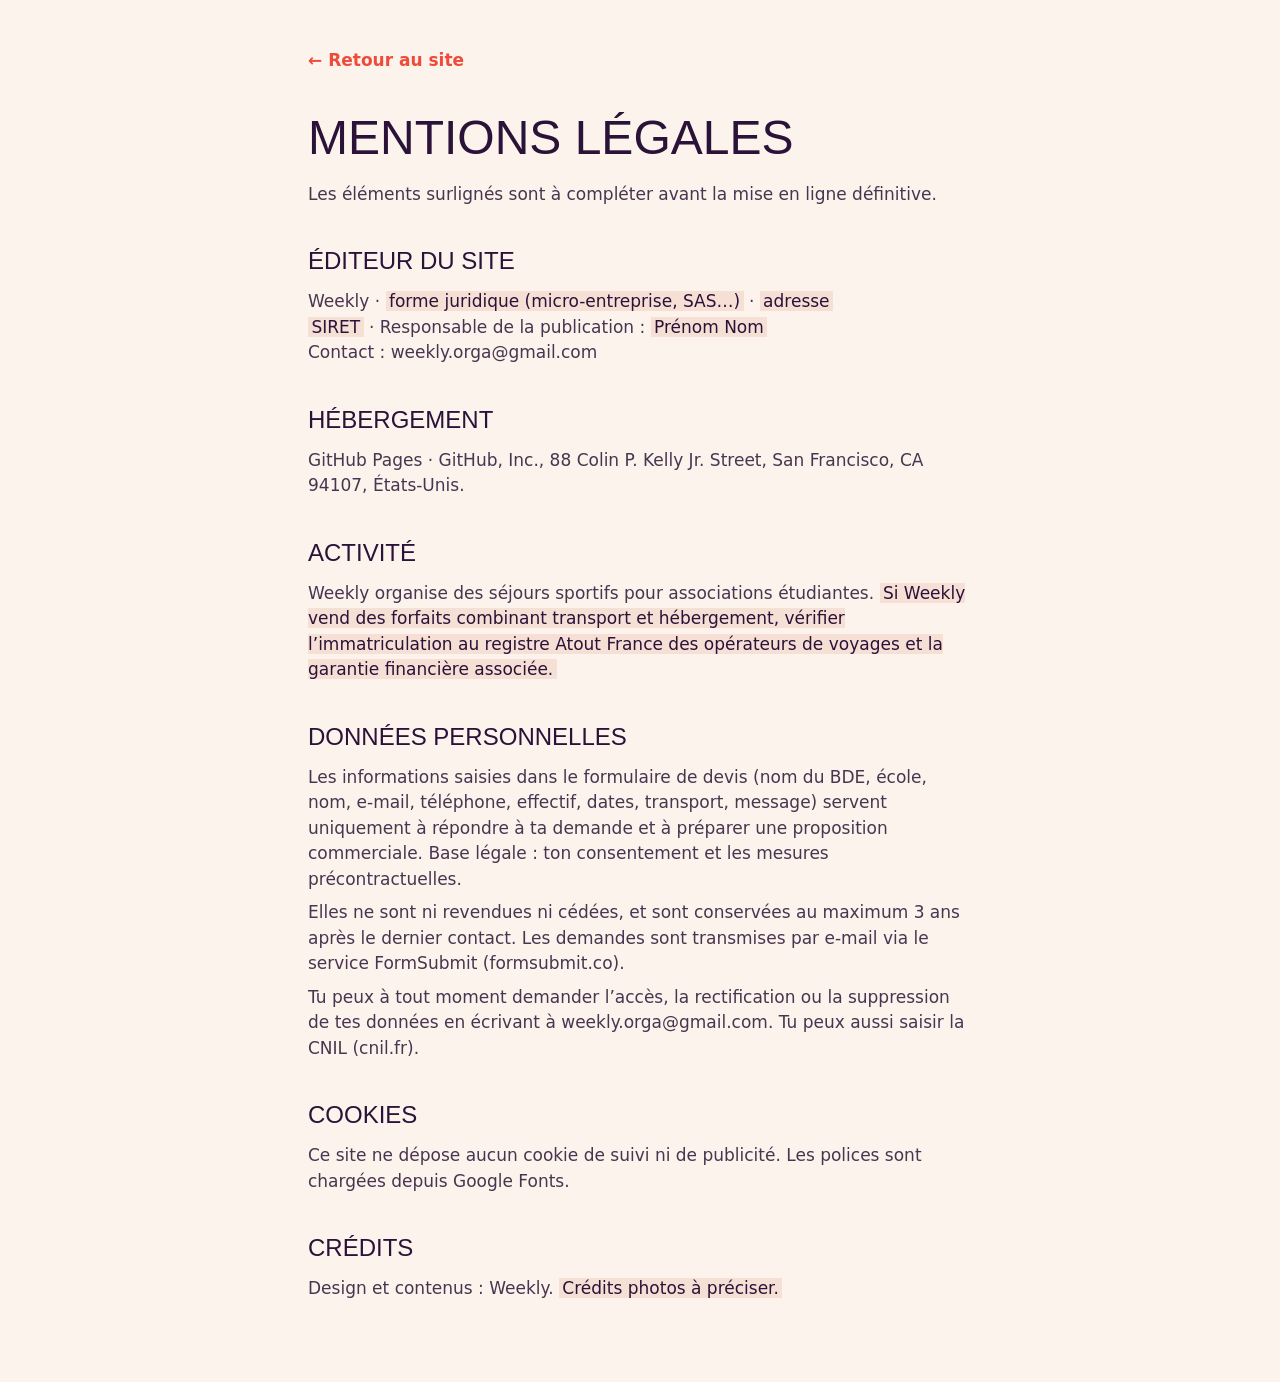
<file: mentions-legales.html>
<!doctype html>
<html lang="fr">
<head>
<meta charset="utf-8">
<meta name="viewport" content="width=device-width, initial-scale=1, viewport-fit=cover">
<meta http-equiv="Content-Security-Policy" content="default-src 'self'; script-src 'self'; style-src 'self' https://fonts.googleapis.com; font-src https://fonts.gstatic.com; img-src 'self' data:; base-uri 'self'; object-src 'none'; form-action 'none'; upgrade-insecure-requests">
<meta name="referrer" content="strict-origin-when-cross-origin">
<meta name="theme-color" content="#2b1238">
<link rel="icon" href="favicon.svg" type="image/svg+xml">
<link rel="stylesheet" href="https://fonts.googleapis.com/css2?family=Anton&amp;family=Barlow:wght@400;500;600;700&amp;family=Kaushan+Script&amp;display=swap">
<link rel="stylesheet" href="style.css">
<title>Mentions légales · Weekly</title>
<meta name="robots" content="noindex">
</head>
<body>
<main class="legal">
  <a class="back" href="./">← Retour au site</a>
  <h1>Mentions légales</h1>
  <p>Les éléments surlignés sont à compléter avant la mise en ligne définitive.</p>

  <h2>Éditeur du site</h2>
  <p>Weekly · <mark>forme juridique (micro-entreprise, SAS…)</mark> · <mark>adresse</mark><br>
  <mark>SIRET</mark> · Responsable de la publication : <mark>Prénom Nom</mark><br>
  Contact : weekly.orga@gmail.com</p>

  <h2>Hébergement</h2>
  <p>GitHub Pages · GitHub, Inc., 88 Colin P. Kelly Jr. Street, San Francisco, CA 94107, États-Unis.</p>

  <h2>Activité</h2>
  <p>Weekly organise des séjours sportifs pour associations étudiantes. <mark>Si Weekly vend des forfaits combinant transport et hébergement, vérifier l’immatriculation au registre Atout France des opérateurs de voyages et la garantie financière associée.</mark></p>

  <h2 id="donnees">Données personnelles</h2>
  <p>Les informations saisies dans le formulaire de devis (nom du BDE, école, nom, e-mail, téléphone, effectif, dates, transport, message) servent uniquement à répondre à ta demande et à préparer une proposition commerciale. Base légale : ton consentement et les mesures précontractuelles.</p>
  <p>Elles ne sont ni revendues ni cédées, et sont conservées au maximum 3 ans après le dernier contact. Les demandes sont transmises par e-mail via le service FormSubmit (formsubmit.co).</p>
  <p>Tu peux à tout moment demander l’accès, la rectification ou la suppression de tes données en écrivant à weekly.orga@gmail.com. Tu peux aussi saisir la CNIL (cnil.fr).</p>

  <h2>Cookies</h2>
  <p>Ce site ne dépose aucun cookie de suivi ni de publicité. Les polices sont chargées depuis Google Fonts.</p>

  <h2>Crédits</h2>
  <p>Design et contenus : Weekly. <mark>Crédits photos à préciser.</mark></p>
</main>
</body>
</html>
</file>
<file: style.css>
/* Weekly — Sunset Session
   Palette coucher de soleil : prune profonde, corail, sable rosé. */
:root{
  --plum:#2b1238;
  --plum-90:rgba(43,18,56,.92);
  --coral:#ef4b3a;
  --coral-hi:#ff6b55;
  --peach:#ff7a4d;
  --orange:#ff9a3c;
  --pink:#d63a7a;
  --sand:#fbf3ec;
  --sand-2:#f6e0d6;
  --ink:#2b1238;
  --muted:#5c4763;
  --muted-2:#4a3550;
  --on-dark:#f8edf1;
  --on-dark-2:#e8d7df;
  --ok:#1f8a5b;
  --err:#ffb4a8;
  --f-display:"Anton","Impact","Arial Narrow",sans-serif;
  --f-body:"Barlow",system-ui,-apple-system,"Segoe UI",sans-serif;
  --f-script:"Kaushan Script","Brush Script MT",cursive;
  --max:1280px;
  --gutter:clamp(18px,4vw,48px);
  --pad:max(var(--gutter),calc((100vw - var(--max))/2 + var(--gutter)));
  color-scheme:light;
}
*,*::before,*::after{box-sizing:border-box}
[hidden]{display:none!important}
html{scroll-behavior:smooth;scroll-padding-top:80px}
body{margin:0;background:var(--sand);color:var(--ink);font-family:var(--f-body);font-size:17px;line-height:1.5;-webkit-font-smoothing:antialiased;overflow-x:hidden}
img{max-width:100%;display:block}
a{color:inherit;text-decoration:none}
a:hover{color:var(--coral)}
h1,h2,h3,p{margin:0}
button,input,select,textarea{font:inherit}
:focus-visible{outline:2px solid var(--coral);outline-offset:2px;border-radius:4px}
.sr-only{position:absolute!important;width:1px;height:1px;padding:0;margin:-1px;overflow:hidden;clip:rect(0,0,0,0);white-space:nowrap;border:0}
.skip{position:absolute;left:1rem;top:-5rem;z-index:100;background:var(--coral);color:var(--plum);padding:.7rem 1rem;border-radius:8px;font-weight:700}
.skip:focus{top:1rem}
.page{background:var(--sand)}

/* Titres */
.h-display{font-family:var(--f-display);font-weight:400;text-transform:uppercase;letter-spacing:.5px;line-height:1.02;text-wrap:balance}
.h2{font-size:clamp(2rem,4.4vw,2.9rem)}
.swoosh{display:block;width:110px;height:10px;margin-top:6px}
.swoosh path{stroke:var(--coral);stroke-width:5;fill:none;stroke-linecap:round}
.center{text-align:center}
.center .swoosh{margin-inline:auto}

/* Boutons */
.btn{display:inline-flex;align-items:center;justify-content:center;gap:10px;font-weight:700;font-size:17px;padding:16px 28px;border-radius:10px;border:2px solid transparent;cursor:pointer;transition:background .2s,color .2s,transform .2s}
.btn svg{width:18px;height:18px;flex:none}
.btn-coral{background:var(--coral);color:var(--plum);box-shadow:0 6px 18px rgba(0,0,0,.25)}
.btn-coral:hover{background:var(--coral-hi);color:var(--plum);transform:translateY(-1px)}
.btn-outline{border-color:#fff;color:#fff;padding:14px 26px}
.btn-outline:hover{background:rgba(255,255,255,.1);color:#fff}
.btn-sm{font-size:15px;padding:11px 22px;border-radius:8px}

.pill{display:inline-flex;align-items:center;gap:9px;border:1.5px solid rgba(255,255,255,.55);border-radius:999px;padding:8px 18px;font-size:14px;font-weight:500}
.pill svg{width:18px;height:18px;flex:none}
.pills{display:flex;flex-wrap:wrap;gap:10px;list-style:none;padding:0;margin:24px 0 0}

/* Barre de navigation fixe (apparaît au scroll) */
.topbar{position:fixed;top:0;left:0;right:0;z-index:50;background:var(--plum-90);backdrop-filter:blur(10px);-webkit-backdrop-filter:blur(10px);color:#fff;transform:translateY(-100%);transition:transform .3s ease;padding-top:env(safe-area-inset-top,0px)}
.topbar.show{transform:none}
.topbar .in{display:flex;align-items:center;gap:32px;padding:10px var(--pad)}
.logo{font-family:var(--f-script);line-height:1;color:#fff}
.logo:hover{color:#fff}
.topbar .logo{font-size:32px}
.nav-links{display:flex;gap:30px;font-size:15px;font-weight:500;list-style:none;margin:0;padding:0}
.nav-cta{margin-left:auto}

/* HERO */
.hero{position:relative;background:var(--plum);color:#fff;min-height:620px;overflow:hidden;isolation:isolate}
.hero-img{position:absolute;top:0;right:0;bottom:0;width:66%;z-index:-2}
.hero-img{overflow:hidden}
/* Cadre au ratio exact de la photo, dimensionné en "cover" : les effets restent calés sur le soleil */
.hero-frame{position:absolute;top:50%;left:50%;translate:-50% -50%;aspect-ratio:670/698;min-width:100%;min-height:100%;transform-origin:62% 45%;animation:kenburns 26s ease-in-out infinite alternate;will-change:transform}
.hero-frame img{position:absolute;inset:0;width:100%;height:100%;object-fit:cover}
@keyframes kenburns{from{transform:scale(1)}to{transform:scale(1.09) translate(-1.2%,.8%)}}
/* Halo du soleil qui respire */
.sun-glow{position:absolute;left:90.4%;top:33%;width:30%;aspect-ratio:1;translate:-50% -50%;border-radius:50%;background:radial-gradient(circle,rgba(255,236,190,.55) 0%,rgba(255,190,120,.22) 35%,rgba(255,170,110,0) 68%);mix-blend-mode:screen;animation:sunpulse 6s ease-in-out infinite;pointer-events:none}
@keyframes sunpulse{0%,100%{opacity:.55;scale:1}50%{opacity:1;scale:1.12}}
/* Miroitement du reflet sur l'eau : scintillements le long du reflet du soleil */
.glint{position:absolute;inset:0;pointer-events:none;mix-blend-mode:screen}
.glint::before{content:"";position:absolute;left:84%;top:38%;width:13%;height:38%;background:radial-gradient(ellipse 40% 50% at 50% 50%,rgba(255,214,150,.35),rgba(255,214,150,0) 70%);animation:shimmer 4s ease-in-out infinite}
.glint i{position:absolute;translate:-50% -50%;border-radius:50%;background:radial-gradient(ellipse at center,rgba(255,248,225,.95) 0%,rgba(255,220,160,.5) 40%,rgba(255,220,160,0) 72%);opacity:0;animation:twinkle 2.2s ease-in-out infinite}
.glint i:nth-child(1){left:89.5%;top:42%;width:10px;height:4px;animation-duration:1.78s;animation-delay:-0.78s}
.glint i:nth-child(2){left:91%;top:45.5%;width:14px;height:5px;animation-duration:2.24s;animation-delay:-0.17s}
.glint i:nth-child(3){left:88%;top:49%;width:12px;height:5px;animation-duration:2.69s;animation-delay:-1.4s}
.glint i:nth-child(4){left:92.5%;top:52%;width:10px;height:4px;animation-duration:2.12s;animation-delay:-0.09s}
.glint i:nth-child(5){left:89%;top:56%;width:10px;height:4px;animation-duration:2.26s;animation-delay:-0.58s}
.glint i:nth-child(6){left:91.5%;top:60%;width:12px;height:5px;animation-duration:1.75s;animation-delay:-1.98s}
.glint i:nth-child(7){left:87.5%;top:63%;width:10px;height:4px;animation-duration:2.3s;animation-delay:-1.51s}
.glint i:nth-child(8){left:90.5%;top:66.5%;width:12px;height:5px;animation-duration:2.08s;animation-delay:-1.39s}
.glint i:nth-child(9){left:92%;top:70%;width:14px;height:5px;animation-duration:2.63s;animation-delay:-0.11s}
.glint i:nth-child(10){left:88.5%;top:72.5%;width:14px;height:5px;animation-duration:2.25s;animation-delay:-1.01s}
.glint i:nth-child(11){left:90%;top:58.5%;width:10px;height:4px;animation-duration:2.42s;animation-delay:-1.34s}
.glint i:nth-child(12){left:93%;top:47%;width:14px;height:5px;animation-duration:2.37s;animation-delay:-1.4s}
@keyframes twinkle{0%,100%{opacity:0;scale:.6}45%{opacity:1;scale:1.15}60%{opacity:.7;scale:1}}
@keyframes shimmer{0%,100%{opacity:.6;transform:scaleX(1)}50%{opacity:1;transform:scaleX(1.25)}}
.hero::before{content:"";position:absolute;inset:0;z-index:-1;background:linear-gradient(90deg,var(--plum) 0%,var(--plum) 34%,rgba(43,18,56,.82) 44%,rgba(43,18,56,.35) 56%,rgba(43,18,56,0) 68%)}
.hero::after{content:"";position:absolute;left:0;right:0;bottom:0;height:120px;z-index:-1;background:linear-gradient(0deg,rgba(43,18,56,.55),rgba(43,18,56,0))}
.hero-nav{display:flex;align-items:center;gap:40px;padding:26px var(--pad)}
.hero-nav .logo{font-size:44px}
.menu-btn{display:none;margin-left:auto;background:none;border:0;color:#fff;width:44px;height:44px;padding:9px;cursor:pointer;filter:drop-shadow(0 2px 6px rgba(43,18,56,.5))}
.menu-btn svg{width:26px;height:26px}
.mobile-menu{position:absolute;top:72px;left:12px;right:12px;z-index:5;display:flex;flex-direction:column;padding:10px 18px;border-radius:16px;background:var(--plum-90);backdrop-filter:blur(10px);-webkit-backdrop-filter:blur(10px);font-size:17px;font-weight:600}
.mobile-menu a{padding:12px 0;border-bottom:1px solid rgba(255,255,255,.08)}
.mobile-menu a:last-child{border-bottom:0;color:var(--coral)}
.hero-copy{padding:40px var(--gutter) 50px var(--pad);max-width:calc(var(--pad) + 620px)}
.hero h1 .l{display:block;font-size:clamp(2.5rem,5.9vw,4.75rem)}
.hero h1 .accent{display:block;font-size:clamp(1.6rem,3.6vw,2.9rem);color:var(--peach);margin-top:6px}
.hero .lead{margin-top:22px;font-size:19px;line-height:1.45;max-width:470px;color:var(--on-dark);text-wrap:pretty}
.ctas{display:flex;flex-wrap:wrap;gap:14px;margin-top:30px}
.where{display:flex;align-items:center;gap:10px;margin-top:26px;font-size:14px;color:var(--on-dark-2)}
.where svg{width:16px;height:16px}

/* CONCEPT */
.concept{padding:56px var(--pad) 76px}
.pillars{display:grid;grid-template-columns:repeat(4,minmax(0,1fr));gap:32px;margin:44px 0 0;padding:0;list-style:none}
.pillar{display:flex;flex-direction:column;align-items:center;text-align:center}
.ico{width:80px;height:80px;border-radius:50%;background:var(--coral);display:flex;align-items:center;justify-content:center;flex:none}
.ico svg{width:40px;height:40px;fill:none;stroke:var(--plum);stroke-width:2;stroke-linecap:round;stroke-linejoin:round}
.pillar h3{margin:18px 0 8px;font-size:21px;font-weight:700}
.pillar p{font-size:16px;line-height:1.45;color:var(--muted);max-width:230px}

/* WEEKEND */
.weekend{background:var(--plum);color:#fff;padding:96px var(--pad) 104px;clip-path:polygon(0 4%,100% 0,100% 96%,0 100%);margin:-20px 0;position:relative;z-index:1}
.steps{display:grid;grid-template-columns:repeat(3,minmax(0,1fr));gap:44px;margin:44px 0 0;padding:0 10px;list-style:none}
.step{text-align:left;background:#fff;color:var(--ink);border-radius:14px;overflow:hidden;box-shadow:0 12px 30px rgba(0,0,0,.28);transition:transform .3s ease}
.step:hover{transform:translateY(-4px)}
.step .ph{aspect-ratio:2/1.05;background:var(--sand-2)}
.step .ph img{width:100%;height:100%;object-fit:cover}
.step .body{display:flex;gap:16px;padding:20px 22px 24px}
.num{flex:none;width:44px;height:44px;border-radius:50%;background:var(--coral);display:flex;align-items:center;justify-content:center;font-family:var(--f-display);font-size:20px}
.step h3{font-weight:700;font-size:18px;margin-top:2px}
.step p{margin-top:8px;font-size:15px;line-height:1.45;color:var(--muted);text-wrap:pretty}
.track{position:relative;margin:28px 10px 0;height:20px}
.track::before{content:"";position:absolute;left:calc(16.66% - 15px);right:calc(16.66% - 15px);top:8px;height:4px;border-radius:4px;background:linear-gradient(90deg,var(--orange),var(--coral) 50%,var(--pink))}
.track .dots{position:absolute;inset:0;display:grid;grid-template-columns:repeat(3,minmax(0,1fr));gap:44px}
.track span{justify-self:center;width:20px;height:20px;border-radius:50%}
.c1{background:var(--orange)}.c2{background:var(--coral)}.c3{background:var(--pink)}

/* FONDATEURS */
.founders{display:grid;grid-template-columns:minmax(0,1.05fr) minmax(0,1fr);gap:40px;align-items:end;padding:40px var(--pad) 0 0}
.founders-img{margin:0;aspect-ratio:398/245;border-radius:50% 50% 0 0 / 70% 70% 0 0;overflow:hidden}
.founders-img img{width:100%;height:100%;object-fit:cover}
.founders .txt{padding-bottom:36px}
.founders h2{font-size:clamp(2rem,4.6vw,3.1rem)}
.founders .txt p{margin-top:22px;font-size:17px;line-height:1.5;color:var(--muted-2);max-width:500px;text-wrap:pretty}
.tags{display:flex;flex-wrap:wrap;gap:10px;margin:26px 0 0;padding:0;list-style:none}
.tags li{display:flex;align-items:center;gap:8px;background:var(--sand-2);border-radius:999px;padding:9px 18px;font-size:14px;font-weight:500}
.tags svg{width:18px;height:18px;fill:none;stroke:var(--plum);stroke-width:2.4;stroke-linecap:round;stroke-linejoin:round}

/* DEVIS */
.devis{position:relative;background:var(--plum);color:#fff;overflow:hidden;isolation:isolate}
.devis-bg{position:absolute;top:0;right:0;bottom:0;width:70%;z-index:-2}
.devis-bg img{width:100%;height:100%;object-fit:cover}
.devis::before{content:"";position:absolute;inset:0;z-index:-1;background:linear-gradient(90deg,var(--plum) 0%,var(--plum) 30%,rgba(43,18,56,.7) 50%,rgba(43,18,56,.25) 75%,rgba(43,18,56,.1) 100%)}
.devis .in{padding:64px var(--pad) 34px}
.devis h2{font-size:clamp(1.9rem,4.2vw,2.75rem)}
.devis .intro{margin-top:16px;font-size:17px;line-height:1.45;max-width:560px;color:#f0e2e8}
form{display:grid;grid-template-columns:minmax(0,1fr) minmax(0,1fr);gap:18px 20px;margin-top:30px;max-width:720px;padding:30px;border-radius:22px;background:rgba(43,18,56,.6);backdrop-filter:blur(14px);-webkit-backdrop-filter:blur(14px);border:1px solid rgba(255,255,255,.14);box-shadow:0 24px 60px rgba(0,0,0,.35)}
.field{display:flex;flex-direction:column;gap:7px;min-width:0}
.field.full,.full{grid-column:1/-1}
.field label{font-size:12px;font-weight:600;letter-spacing:.06em;text-transform:uppercase;color:#f0e2e8}
.field input,.field select,.field textarea{width:100%;min-width:0;height:46px;border:1.5px solid transparent;border-radius:10px;padding:0 12px;font-size:16px;color:var(--plum);background:var(--sand);box-shadow:inset 0 1px 2px rgba(43,18,56,.12)}
.field textarea{height:auto;min-height:96px;padding:12px;resize:vertical}
.field input::placeholder,.field textarea::placeholder{color:#9a8794}
.field input:focus,.field select:focus,.field textarea:focus{outline:2px solid var(--coral);outline-offset:1px}
.field.invalid input,.field.invalid select,.field.invalid textarea{border-color:var(--coral);background:#fff3f0}
.with-ico{position:relative}
.with-ico input{padding-right:38px}
.with-ico svg{position:absolute;right:14px;top:15px;width:16px;height:16px;pointer-events:none;fill:none;stroke:var(--plum);stroke-width:2.4;stroke-linecap:round;stroke-linejoin:round}
.err{font-size:13px;color:var(--err);min-height:0}
.err:empty{display:none}
.consent{display:grid;grid-template-columns:auto 1fr;gap:10px;align-items:start;font-size:14px;line-height:1.4;color:var(--on-dark-2)}
.consent input{width:18px;height:18px;margin:2px 0 0;accent-color:var(--coral)}
.consent a{text-decoration:underline}
.hp{position:absolute!important;left:-9999px!important;width:1px;height:1px;overflow:hidden}
.submit{display:flex;flex-direction:column;gap:10px;margin-top:4px}
.submit .btn{width:100%;height:52px;padding:0 20px}
.submit .btn[disabled]{opacity:.7;cursor:progress;transform:none}
.submit small{font-size:13px;color:var(--on-dark-2);text-align:center}
.status{border-radius:12px;padding:14px 16px;font-size:15px;line-height:1.45}
.status.ok{background:#e6f6ee;color:#14533a}
.status.ko{background:#ffe9e5;color:#7a1f12}
.status a{text-decoration:underline;font-weight:600}
.site-footer{display:flex;align-items:center;flex-wrap:wrap;gap:14px;margin-top:44px;font-size:13px;color:var(--on-dark-2)}
.site-footer .logo{font-size:32px}
.site-footer .links{margin-left:auto;display:flex;flex-wrap:wrap;gap:14px}
.site-footer a:hover{color:var(--coral)}

/* Sélecteur de dates */
.datefield{position:relative}
.date-btn{display:flex;align-items:center;justify-content:space-between;gap:10px;width:100%;height:46px;border:1.5px solid transparent;border-radius:10px;padding:0 14px 0 12px;font-size:16px;color:var(--plum);background:var(--sand);box-shadow:inset 0 1px 2px rgba(43,18,56,.12);cursor:pointer;text-align:left}
.date-btn span{overflow:hidden;text-overflow:ellipsis;white-space:nowrap;min-width:0}
.date-btn .ph-txt{color:#9a8794}
.date-btn svg{flex:none;width:16px;height:16px;fill:none;stroke:var(--plum);stroke-width:2.4;stroke-linecap:round;stroke-linejoin:round}
.date-btn:focus-visible{outline:2px solid var(--coral);outline-offset:1px}
.field.invalid .date-btn{border-color:var(--coral);background:#fff3f0}
.datefield.open{grid-column:1/-1}
.date-panel{background:var(--sand);color:var(--plum);border-radius:14px;padding:16px;box-shadow:0 18px 50px rgba(0,0,0,.4);display:grid;gap:12px}
.dp-hint{font-size:13px;color:var(--muted);line-height:1.4}
.dp-month{display:grid;gap:8px}
.dp-month + .dp-month{margin-top:10px}
.dp-month h4{margin:0;font-family:var(--f-display);font-weight:400;text-transform:uppercase;font-size:15px;letter-spacing:.5px}
.chips{display:flex;flex-wrap:wrap;gap:6px}
.chip{position:relative;display:inline-flex;cursor:pointer}
.chip input{position:absolute;opacity:0;inset:0;margin:0;cursor:pointer}
.field .chip span{text-transform:none;letter-spacing:0;color:var(--plum)}
.chip span{display:inline-flex;align-items:center;padding:7px 12px;border-radius:999px;border:1.5px solid #e2cfc6;background:#fff;font-size:14px;font-weight:500;font-variant-numeric:tabular-nums;transition:background .15s,border-color .15s,color .15s}
.field .chip input:checked + span,.chip input:checked + span{background:var(--coral);border-color:var(--coral);color:var(--plum);font-weight:700}
.chip input:focus-visible + span{outline:2px solid var(--plum);outline-offset:2px}
.chip:hover span{border-color:var(--coral)}
.chip-other span{border-style:dashed}
.dp-other-wrap textarea{width:100%;border:1.5px solid #e2cfc6;border-radius:10px;padding:10px 12px;font-size:15px;color:var(--plum);background:#fff;resize:vertical;min-height:64px}
.dp-other-wrap textarea:focus{outline:2px solid var(--coral);outline-offset:1px}
.dp-actions{display:flex;justify-content:space-between;gap:10px}
.dp-actions button{border:0;border-radius:8px;padding:9px 16px;font-weight:700;font-size:14px;cursor:pointer}
.dp-clear{background:none;color:var(--muted);text-decoration:underline}
.dp-ok{background:var(--plum);color:#fff}
.dp-ok:hover{background:var(--coral);color:var(--plum)}

/* Apparition douce (le contenu reste visible sans JS) */
.js .reveal{transform:translateY(22px);transition:transform .8s cubic-bezier(.2,.7,.2,1)}
.js .reveal.in-view{opacity:1;transform:none}

/* ---------- Tablette ---------- */
@media (max-width:1024px){
  .pillars{grid-template-columns:repeat(2,minmax(0,1fr));row-gap:40px}
  .steps{gap:22px;padding:0}
  .track .dots{gap:22px}
}

/* ---------- Mobile ---------- */
@media (max-width:780px){
  body{font-size:16px}
  .nav-links,.hero-nav .nav-cta,.topbar .nav-links{display:none}
  .menu-btn{display:block}
  .hero{min-height:0;padding-bottom:28px}
  .hero-img{position:relative;width:100%;aspect-ratio:4/3;height:auto}
  .hero::before{background:none}
  .hero::after{top:0;bottom:auto;height:calc(100vw * .75);background:linear-gradient(180deg,rgba(43,18,56,.55) 0%,rgba(43,18,56,0) 28%,rgba(43,18,56,0) 60%,var(--plum) 100%)}
  .hero-nav{position:absolute;top:0;left:0;right:0;z-index:3;padding:16px 14px 0 20px}
  .hero-nav .logo{font-size:36px;text-shadow:0 2px 12px rgba(43,18,56,.45)}
  .hero-copy{padding:6px 22px 0}
  .hero h1 .l{font-size:40px;line-height:1}
  .hero h1 .accent{font-size:27px;margin-top:4px}
  .hero .lead{font-size:16px;margin-top:14px}
  .pill{font-size:13px;padding:7px 14px}
  .ctas{flex-direction:column;gap:12px;margin-top:20px}
  .ctas .btn{width:100%;height:52px;padding:0 20px}
  .concept{padding:34px 22px 36px;text-align:left}
  .concept .center,.concept.center{text-align:left}
  .concept .swoosh{margin-inline:0;width:80px}
  .pillars{grid-template-columns:1fr;gap:22px;margin-top:24px}
  .pillar{flex-direction:row;align-items:flex-start;text-align:left;gap:16px}
  .ico{width:52px;height:52px}
  .ico svg{width:26px;height:26px}
  .pillar h3{margin:0;font-size:17px}
  .pillar p{margin-top:4px;font-size:15px;max-width:none}
  .weekend{clip-path:none;margin:0;padding:34px 18px 36px}
  .weekend .swoosh{width:80px}
  .steps{grid-template-columns:1fr;gap:22px;margin-top:26px;position:relative}
  .steps::before{content:"";position:absolute;left:calc(38% + 11px);top:8px;bottom:40px;width:3px;border-radius:3px;background:linear-gradient(180deg,var(--orange),var(--coral) 55%,var(--pink))}
  .step{display:grid;grid-template-columns:38% 24px minmax(0,1fr);gap:14px;align-items:start;background:none;color:#fff;box-shadow:none;border-radius:0;overflow:visible}
  .step:hover{transform:none}
  .step .ph{aspect-ratio:1.1/1;border-radius:12px;overflow:hidden}
  .step .dot{width:16px;height:16px;border-radius:50%;margin:4px 0 0 4px;position:relative}
  .step .body{display:block;padding:0}
  .step .num{width:auto;height:auto;background:none;font-size:18px;justify-content:flex-start}
  .step:nth-child(1) .num{color:var(--orange)}
  .step:nth-child(2) .num{color:var(--coral)}
  .step:nth-child(3) .num{color:var(--pink)}
  .step h3{font-size:17px}
  .step p{color:var(--on-dark-2);font-size:14px;margin-top:6px}
  .track{display:none}
  .founders{grid-template-columns:minmax(0,1fr) minmax(0,1fr);gap:14px;padding:30px 18px;align-items:start}
  .founders-img{order:2;aspect-ratio:1/1;border-radius:50% 50% 16px 16px}
  .founders .head{order:1}
  .founders .txt{display:contents}
  .founders h2{font-size:28px}
  .founders .swoosh{width:70px}
  .founders .txt p,.founders .tags{order:3;grid-column:1/-1}
  .founders .txt p{margin-top:2px;font-size:15px}
  .founders .tags{margin-top:4px;gap:8px}
  .tags li{font-size:13px;padding:8px 14px}
  .devis-bg{display:none}
  .devis .in{padding:32px 18px 26px}
  .devis h2{font-size:30px}
  .devis .intro{font-size:15px}
  form{gap:14px 12px;margin-top:20px;padding:18px;border-radius:18px;background:rgba(255,255,255,.06);backdrop-filter:none;-webkit-backdrop-filter:none;box-shadow:none}
  .field label{font-size:11px}
  .site-footer{flex-direction:column;gap:6px;margin-top:30px}
  .site-footer .links{margin-left:0;justify-content:center}
}
@media (min-width:781px){.step .dot{display:none}.mobile-menu{display:none!important}}
@media (max-width:420px){form{grid-template-columns:1fr}.founders{grid-template-columns:1fr 1fr}}

@media (prefers-reduced-motion:reduce){
  html{scroll-behavior:auto}
  *,*::before,*::after{transition:none!important;animation:none!important}
  .js .reveal{transform:none}
}

/* Page légale */
.legal{max-width:760px;margin-inline:auto;padding:48px var(--gutter) 80px}
.legal h1{font-family:var(--f-display);font-weight:400;text-transform:uppercase;font-size:clamp(2rem,6vw,3rem);margin-bottom:8px}
.legal h2{font-family:var(--f-display);font-weight:400;text-transform:uppercase;font-size:1.5rem;margin:36px 0 10px}
.legal p,.legal li{color:var(--muted-2);margin-top:8px}
.legal .back{display:inline-flex;margin-bottom:28px;font-weight:600;color:var(--coral)}
.legal mark{background:var(--sand-2);color:var(--ink);padding:0 .2em}
</file>
<file: ski/style.css>
/* Weekly — Sunset Session
   Palette coucher de soleil : prune profonde, corail, sable rosé. */
:root{
  /* Weekly Ski — nuit alpine, glacier et lueur rose des sommets */
  --plum:#0f1b3d;
  --plum-90:rgba(15,27,61,.92);
  --coral:#5ad1f0;
  --coral-hi:#8be0f7;
  --peach:#f6a8c2;
  --orange:#8be0f7;
  --pink:#b48cf0;
  --sand:#eef4fa;
  --sand-2:#dce8f3;
  --ink:#0f1b3d;
  --muted:#4d5b7a;
  --muted-2:#3b4766;
  --on-dark:#eef3fb;
  --on-dark-2:#c9d5ea;
  --ok:#1f8a5b;
  --err:#ffb4c0;
  --f-display:"Anton","Impact","Arial Narrow",sans-serif;
  --f-body:"Barlow",system-ui,-apple-system,"Segoe UI",sans-serif;
  --f-script:"Kaushan Script","Brush Script MT",cursive;
  --max:1280px;
  --gutter:clamp(18px,4vw,48px);
  --pad:max(var(--gutter),calc((100vw - var(--max))/2 + var(--gutter)));
  color-scheme:light;
}
*,*::before,*::after{box-sizing:border-box}
[hidden]{display:none!important}
html{scroll-behavior:smooth;scroll-padding-top:80px}
body{margin:0;background:var(--sand);color:var(--ink);font-family:var(--f-body);font-size:17px;line-height:1.5;-webkit-font-smoothing:antialiased;overflow-x:hidden}
img{max-width:100%;display:block}
a{color:inherit;text-decoration:none}
a:hover{color:var(--coral)}
h1,h2,h3,p{margin:0}
button,input,select,textarea{font:inherit}
:focus-visible{outline:2px solid var(--coral);outline-offset:2px;border-radius:4px}
.sr-only{position:absolute!important;width:1px;height:1px;padding:0;margin:-1px;overflow:hidden;clip:rect(0,0,0,0);white-space:nowrap;border:0}
.skip{position:absolute;left:1rem;top:-5rem;z-index:100;background:var(--coral);color:var(--plum);padding:.7rem 1rem;border-radius:8px;font-weight:700}
.skip:focus{top:1rem}
.page{background:var(--sand)}

/* Titres */
.h-display{font-family:var(--f-display);font-weight:400;text-transform:uppercase;letter-spacing:.5px;line-height:1.02;text-wrap:balance}
.h2{font-size:clamp(2rem,4.4vw,2.9rem)}
.swoosh{display:block;width:110px;height:10px;margin-top:6px}
.swoosh path{stroke:var(--coral);stroke-width:5;fill:none;stroke-linecap:round}
.center{text-align:center}
.center .swoosh{margin-inline:auto}

/* Boutons */
.btn{display:inline-flex;align-items:center;justify-content:center;gap:10px;font-weight:700;font-size:17px;padding:16px 28px;border-radius:10px;border:2px solid transparent;cursor:pointer;transition:background .2s,color .2s,transform .2s}
.btn svg{width:18px;height:18px;flex:none}
.btn-coral{background:var(--coral);color:var(--plum);box-shadow:0 6px 18px rgba(0,0,0,.25)}
.btn-coral:hover{background:var(--coral-hi);color:var(--plum);transform:translateY(-1px)}
.btn-outline{border-color:#fff;color:#fff;padding:14px 26px}
.btn-outline:hover{background:rgba(255,255,255,.1);color:#fff}
.btn-sm{font-size:15px;padding:11px 22px;border-radius:8px}

.pill{display:inline-flex;align-items:center;gap:9px;border:1.5px solid rgba(255,255,255,.55);border-radius:999px;padding:8px 18px;font-size:14px;font-weight:500}
.pill svg{width:18px;height:18px;flex:none}
.pills{display:flex;flex-wrap:wrap;gap:10px;list-style:none;padding:0;margin:24px 0 0}

/* Barre de navigation fixe (apparaît au scroll) */
.topbar{position:fixed;top:0;left:0;right:0;z-index:50;background:var(--plum-90);backdrop-filter:blur(10px);-webkit-backdrop-filter:blur(10px);color:#fff;transform:translateY(-100%);transition:transform .3s ease;padding-top:env(safe-area-inset-top,0px)}
.topbar.show{transform:none}
.topbar .in{display:flex;align-items:center;gap:32px;padding:10px var(--pad)}
.logo{font-family:var(--f-script);line-height:1;color:#fff}
.logo:hover{color:#fff}
.topbar .logo{font-size:32px}
.nav-links{display:flex;gap:30px;font-size:15px;font-weight:500;list-style:none;margin:0;padding:0}
.nav-cta{margin-left:auto}

/* HERO */
.hero{position:relative;background:var(--plum);color:#fff;min-height:620px;overflow:hidden;isolation:isolate}
.hero-img{position:absolute;top:0;right:0;bottom:0;width:66%;z-index:-2}
.hero-img{overflow:hidden}
/* Cadre au ratio exact de la photo, dimensionné en "cover" : les effets restent calés sur le soleil */
.hero-frame{position:absolute;top:50%;left:50%;translate:-50% -50%;aspect-ratio:670/698;min-width:100%;min-height:100%;transform-origin:62% 45%;animation:kenburns 26s ease-in-out infinite alternate;will-change:transform}
.hero-frame img{position:absolute;inset:0;width:100%;height:100%;object-fit:cover}
@keyframes kenburns{from{transform:scale(1)}to{transform:scale(1.09) translate(-1.2%,.8%)}}
/* Halo du soleil couchant derrière les sommets */
.sun-glow{position:absolute;left:83.6%;top:43%;width:34%;aspect-ratio:1;translate:-50% -50%;border-radius:50%;background:radial-gradient(circle,rgba(255,240,225,.55) 0%,rgba(255,200,215,.2) 38%,rgba(255,190,210,0) 68%);mix-blend-mode:screen;animation:sunpulse 7s ease-in-out infinite;pointer-events:none}
@keyframes sunpulse{0%,100%{opacity:.5;scale:1}50%{opacity:1;scale:1.1}}
/* Chute de neige : deux couches de flocons qui défilent en boucle */
.snow{position:absolute;inset:0;z-index:-1;overflow:hidden;pointer-events:none}
.snow::before,.snow::after{content:"";position:absolute;left:-10%;right:-10%;top:-260px;bottom:0;background-repeat:repeat}
.snow::before{background-image:radial-gradient(1.6px 1.6px at 20px 30px,#fff 60%,transparent 70%),radial-gradient(1.2px 1.2px at 90px 120px,#fff 60%,transparent 70%),radial-gradient(2px 2px at 160px 60px,#fff 60%,transparent 70%),radial-gradient(1.4px 1.4px at 220px 200px,#fff 60%,transparent 70%),radial-gradient(1.8px 1.8px at 60px 180px,#fff 60%,transparent 70%),radial-gradient(1.2px 1.2px at 130px 240px,#fff 60%,transparent 70%);background-size:260px 260px;opacity:.75;animation:snowfall 14s linear infinite}
.snow::after{background-image:radial-gradient(3px 3px at 50px 80px,#fff 55%,transparent 70%),radial-gradient(2.6px 2.6px at 200px 20px,#fff 55%,transparent 70%),radial-gradient(3.4px 3.4px at 320px 210px,#fff 55%,transparent 70%),radial-gradient(2.4px 2.4px at 120px 300px,#fff 55%,transparent 70%);background-size:390px 390px;top:-390px;opacity:.55;filter:blur(.6px);animation:snowfall-big 20s linear infinite}
@keyframes snowfall{to{transform:translate3d(30px,260px,0)}}
@keyframes snowfall-big{to{transform:translate3d(-40px,390px,0)}}
.hero::before{content:"";position:absolute;inset:0;z-index:-1;background:linear-gradient(90deg,var(--plum) 0%,var(--plum) 34%,rgba(15,27,61,.82) 44%,rgba(15,27,61,.35) 56%,rgba(15,27,61,0) 68%)}
.hero::after{content:"";position:absolute;left:0;right:0;bottom:0;height:120px;z-index:-1;background:linear-gradient(0deg,rgba(15,27,61,.55),rgba(15,27,61,0))}
.hero-nav{display:flex;align-items:center;gap:40px;padding:26px var(--pad)}
.hero-nav .logo{font-size:44px}
.menu-btn{display:none;margin-left:auto;background:none;border:0;color:#fff;width:44px;height:44px;padding:9px;cursor:pointer;filter:drop-shadow(0 2px 6px rgba(15,27,61,.5))}
.menu-btn svg{width:26px;height:26px}
.mobile-menu{position:absolute;top:72px;left:12px;right:12px;z-index:5;display:flex;flex-direction:column;padding:10px 18px;border-radius:16px;background:var(--plum-90);backdrop-filter:blur(10px);-webkit-backdrop-filter:blur(10px);font-size:17px;font-weight:600}
.mobile-menu a{padding:12px 0;border-bottom:1px solid rgba(255,255,255,.08)}
.mobile-menu a:last-child{border-bottom:0;color:var(--coral)}
.hero-copy{padding:40px var(--gutter) 50px var(--pad);max-width:calc(var(--pad) + 620px)}
.hero h1 .l{display:block;font-size:clamp(2.5rem,5.9vw,4.75rem)}
.hero h1 .accent{display:block;font-size:clamp(1.6rem,3.6vw,2.9rem);color:var(--peach);margin-top:6px}
.hero .lead{margin-top:22px;font-size:19px;line-height:1.45;max-width:470px;color:var(--on-dark);text-wrap:pretty}
.ctas{display:flex;flex-wrap:wrap;gap:14px;margin-top:30px}
.where{display:flex;align-items:center;gap:10px;margin-top:26px;font-size:14px;color:var(--on-dark-2)}
.where svg{width:16px;height:16px}

/* CONCEPT */
.concept{padding:56px var(--pad) 76px}
.pillars{display:grid;grid-template-columns:repeat(4,minmax(0,1fr));gap:32px;margin:44px 0 0;padding:0;list-style:none}
.pillar{display:flex;flex-direction:column;align-items:center;text-align:center}
.ico{width:80px;height:80px;border-radius:50%;background:var(--coral);display:flex;align-items:center;justify-content:center;flex:none}
.ico svg{width:40px;height:40px;fill:none;stroke:var(--plum);stroke-width:2;stroke-linecap:round;stroke-linejoin:round}
.pillar h3{margin:18px 0 8px;font-size:21px;font-weight:700}
.pillar p{font-size:16px;line-height:1.45;color:var(--muted);max-width:230px}

/* WEEKEND */
.weekend{background:var(--plum);color:#fff;padding:96px var(--pad) 104px;clip-path:polygon(0 4%,100% 0,100% 96%,0 100%);margin:-20px 0;position:relative;z-index:1}
.steps{display:grid;grid-template-columns:repeat(3,minmax(0,1fr));gap:44px;margin:44px 0 0;padding:0 10px;list-style:none}
.step{text-align:left;background:#fff;color:var(--ink);border-radius:14px;overflow:hidden;box-shadow:0 12px 30px rgba(0,0,0,.28);transition:transform .3s ease}
.step:hover{transform:translateY(-4px)}
.step .ph{aspect-ratio:2/1.05;background:var(--sand-2)}
.step .ph img{width:100%;height:100%;object-fit:cover}
.step .body{display:flex;gap:16px;padding:20px 22px 24px}
.num{flex:none;width:44px;height:44px;border-radius:50%;background:var(--coral);display:flex;align-items:center;justify-content:center;font-family:var(--f-display);font-size:20px}
.step h3{font-weight:700;font-size:18px;margin-top:2px}
.step p{margin-top:8px;font-size:15px;line-height:1.45;color:var(--muted);text-wrap:pretty}
.track{position:relative;margin:28px 10px 0;height:20px}
.track::before{content:"";position:absolute;left:calc(16.66% - 15px);right:calc(16.66% - 15px);top:8px;height:4px;border-radius:4px;background:linear-gradient(90deg,var(--orange),var(--coral) 50%,var(--pink))}
.track .dots{position:absolute;inset:0;display:grid;grid-template-columns:repeat(3,minmax(0,1fr));gap:44px}
.track span{justify-self:center;width:20px;height:20px;border-radius:50%}
.c1{background:var(--orange)}.c2{background:var(--coral)}.c3{background:var(--pink)}

/* FONDATEURS */
.founders{display:grid;grid-template-columns:minmax(0,1.05fr) minmax(0,1fr);gap:40px;align-items:end;padding:40px var(--pad) 0 0}
.founders-img{margin:0;aspect-ratio:398/245;border-radius:50% 50% 0 0 / 70% 70% 0 0;overflow:hidden}
.founders-img img{width:100%;height:100%;object-fit:cover}
.founders .txt{padding-bottom:36px}
.founders h2{font-size:clamp(2rem,4.6vw,3.1rem)}
.founders .txt p{margin-top:22px;font-size:17px;line-height:1.5;color:var(--muted-2);max-width:500px;text-wrap:pretty}
.tags{display:flex;flex-wrap:wrap;gap:10px;margin:26px 0 0;padding:0;list-style:none}
.tags li{display:flex;align-items:center;gap:8px;background:var(--sand-2);border-radius:999px;padding:9px 18px;font-size:14px;font-weight:500}
.tags svg{width:18px;height:18px;fill:none;stroke:var(--plum);stroke-width:2.4;stroke-linecap:round;stroke-linejoin:round}

/* DEVIS */
.devis{position:relative;background:var(--plum);color:#fff;overflow:hidden;isolation:isolate}
.devis-bg{position:absolute;top:0;right:0;bottom:0;width:70%;z-index:-2}
.devis-bg img{width:100%;height:100%;object-fit:cover}
.devis::before{content:"";position:absolute;inset:0;z-index:-1;background:linear-gradient(90deg,var(--plum) 0%,var(--plum) 30%,rgba(15,27,61,.7) 50%,rgba(15,27,61,.25) 75%,rgba(15,27,61,.1) 100%)}
.devis .in{padding:64px var(--pad) 34px}
.devis h2{font-size:clamp(1.9rem,4.2vw,2.75rem)}
.devis .intro{margin-top:16px;font-size:17px;line-height:1.45;max-width:560px;color:#dbe5f3}
form{display:grid;grid-template-columns:minmax(0,1fr) minmax(0,1fr);gap:18px 20px;margin-top:30px;max-width:720px;padding:30px;border-radius:22px;background:rgba(15,27,61,.6);backdrop-filter:blur(14px);-webkit-backdrop-filter:blur(14px);border:1px solid rgba(255,255,255,.14);box-shadow:0 24px 60px rgba(0,0,0,.35)}
.field{display:flex;flex-direction:column;gap:7px;min-width:0}
.field.full,.full{grid-column:1/-1}
.field label{font-size:12px;font-weight:600;letter-spacing:.06em;text-transform:uppercase;color:#dbe5f3}
.field input,.field select,.field textarea{width:100%;min-width:0;height:46px;border:1.5px solid transparent;border-radius:10px;padding:0 12px;font-size:16px;color:var(--plum);background:var(--sand);box-shadow:inset 0 1px 2px rgba(15,27,61,.12)}
.field textarea{height:auto;min-height:96px;padding:12px;resize:vertical}
.field input::placeholder,.field textarea::placeholder{color:#8090ad}
.field input:focus,.field select:focus,.field textarea:focus{outline:2px solid var(--coral);outline-offset:1px}
.field.invalid input,.field.invalid select,.field.invalid textarea{border-color:var(--coral);background:#fff1f4}
.with-ico{position:relative}
.with-ico input{padding-right:38px}
.with-ico svg{position:absolute;right:14px;top:15px;width:16px;height:16px;pointer-events:none;fill:none;stroke:var(--plum);stroke-width:2.4;stroke-linecap:round;stroke-linejoin:round}
.err{font-size:13px;color:var(--err);min-height:0}
.err:empty{display:none}
.consent{display:grid;grid-template-columns:auto 1fr;gap:10px;align-items:start;font-size:14px;line-height:1.4;color:var(--on-dark-2)}
.consent input{width:18px;height:18px;margin:2px 0 0;accent-color:var(--coral)}
.consent a{text-decoration:underline}
.hp{position:absolute!important;left:-9999px!important;width:1px;height:1px;overflow:hidden}
.submit{display:flex;flex-direction:column;gap:10px;margin-top:4px}
.submit .btn{width:100%;height:52px;padding:0 20px}
.submit .btn[disabled]{opacity:.7;cursor:progress;transform:none}
.submit small{font-size:13px;color:var(--on-dark-2);text-align:center}
.status{border-radius:12px;padding:14px 16px;font-size:15px;line-height:1.45}
.status.ok{background:#e6f6ee;color:#14533a}
.status.ko{background:#ffe9ee;color:#7a1230}
.status a{text-decoration:underline;font-weight:600}
.site-footer{display:flex;align-items:center;flex-wrap:wrap;gap:14px;margin-top:44px;font-size:13px;color:var(--on-dark-2)}
.site-footer .logo{font-size:32px}
.site-footer .links{margin-left:auto;display:flex;flex-wrap:wrap;gap:14px}
.site-footer a:hover{color:var(--coral)}

/* Sélecteur de dates */
.datefield{position:relative}
.date-btn{display:flex;align-items:center;justify-content:space-between;gap:10px;width:100%;height:46px;border:1.5px solid transparent;border-radius:10px;padding:0 14px 0 12px;font-size:16px;color:var(--plum);background:var(--sand);box-shadow:inset 0 1px 2px rgba(15,27,61,.12);cursor:pointer;text-align:left}
.date-btn span{overflow:hidden;text-overflow:ellipsis;white-space:nowrap;min-width:0}
.date-btn .ph-txt{color:#8090ad}
.date-btn svg{flex:none;width:16px;height:16px;fill:none;stroke:var(--plum);stroke-width:2.4;stroke-linecap:round;stroke-linejoin:round}
.date-btn:focus-visible{outline:2px solid var(--coral);outline-offset:1px}
.field.invalid .date-btn{border-color:var(--coral);background:#fff1f4}
.datefield.open{grid-column:1/-1}
.date-panel{background:var(--sand);color:var(--plum);border-radius:14px;padding:16px;box-shadow:0 18px 50px rgba(0,0,0,.4);display:grid;gap:12px}
.dp-hint{font-size:13px;color:var(--muted);line-height:1.4}
.dp-month{display:grid;gap:8px}
.dp-month + .dp-month{margin-top:10px}
.dp-month h4{margin:0;font-family:var(--f-display);font-weight:400;text-transform:uppercase;font-size:15px;letter-spacing:.5px}
.chips{display:flex;flex-wrap:wrap;gap:6px}
.chip{position:relative;display:inline-flex;cursor:pointer}
.chip input{position:absolute;opacity:0;inset:0;margin:0;cursor:pointer}
.field .chip span{text-transform:none;letter-spacing:0;color:var(--plum)}
.chip span{display:inline-flex;align-items:center;padding:7px 12px;border-radius:999px;border:1.5px solid #c9d8ea;background:#fff;font-size:14px;font-weight:500;font-variant-numeric:tabular-nums;transition:background .15s,border-color .15s,color .15s}
.field .chip input:checked + span,.chip input:checked + span{background:var(--coral);border-color:var(--coral);color:var(--plum);font-weight:700}
.chip input:focus-visible + span{outline:2px solid var(--plum);outline-offset:2px}
.chip:hover span{border-color:var(--coral)}
.chip-other span{border-style:dashed}
.dp-other-wrap textarea{width:100%;border:1.5px solid #c9d8ea;border-radius:10px;padding:10px 12px;font-size:15px;color:var(--plum);background:#fff;resize:vertical;min-height:64px}
.dp-other-wrap textarea:focus{outline:2px solid var(--coral);outline-offset:1px}
.dp-actions{display:flex;justify-content:space-between;gap:10px}
.dp-actions button{border:0;border-radius:8px;padding:9px 16px;font-weight:700;font-size:14px;cursor:pointer}
.dp-clear{background:none;color:var(--muted);text-decoration:underline}
.dp-ok{background:var(--plum);color:#fff}
.dp-ok:hover{background:var(--coral);color:var(--plum)}

/* Apparition douce (le contenu reste visible sans JS) */
.js .reveal{transform:translateY(22px);transition:transform .8s cubic-bezier(.2,.7,.2,1)}
.js .reveal.in-view{opacity:1;transform:none}

/* ---------- Tablette ---------- */
@media (max-width:1024px){
  .pillars{grid-template-columns:repeat(2,minmax(0,1fr));row-gap:40px}
  .steps{gap:22px;padding:0}
  .track .dots{gap:22px}
}

/* ---------- Mobile ---------- */
@media (max-width:780px){
  body{font-size:16px}
  .nav-links,.hero-nav .nav-cta,.topbar .nav-links{display:none}
  .menu-btn{display:block}
  .hero{min-height:0;padding-bottom:28px}
  .hero-img{position:relative;width:100%;aspect-ratio:4/3;height:auto}
  .hero::before{background:none}
  .hero::after{top:0;bottom:auto;height:calc(100vw * .75);background:linear-gradient(180deg,rgba(15,27,61,.55) 0%,rgba(15,27,61,0) 28%,rgba(15,27,61,0) 60%,var(--plum) 100%)}
  .hero-nav{position:absolute;top:0;left:0;right:0;z-index:3;padding:16px 14px 0 20px}
  .hero-nav .logo{font-size:36px;text-shadow:0 2px 12px rgba(15,27,61,.45)}
  .hero-copy{padding:6px 22px 0}
  .hero h1 .l{font-size:40px;line-height:1}
  .hero h1 .accent{font-size:27px;margin-top:4px}
  .hero .lead{font-size:16px;margin-top:14px}
  .pill{font-size:13px;padding:7px 14px}
  .ctas{flex-direction:column;gap:12px;margin-top:20px}
  .ctas .btn{width:100%;height:52px;padding:0 20px}
  .concept{padding:34px 22px 36px;text-align:left}
  .concept .center,.concept.center{text-align:left}
  .concept .swoosh{margin-inline:0;width:80px}
  .pillars{grid-template-columns:1fr;gap:22px;margin-top:24px}
  .pillar{flex-direction:row;align-items:flex-start;text-align:left;gap:16px}
  .ico{width:52px;height:52px}
  .ico svg{width:26px;height:26px}
  .pillar h3{margin:0;font-size:17px}
  .pillar p{margin-top:4px;font-size:15px;max-width:none}
  .weekend{clip-path:none;margin:0;padding:34px 18px 36px}
  .weekend .swoosh{width:80px}
  .steps{grid-template-columns:1fr;gap:22px;margin-top:26px;position:relative}
  .steps::before{content:"";position:absolute;left:calc(38% + 11px);top:8px;bottom:40px;width:3px;border-radius:3px;background:linear-gradient(180deg,var(--orange),var(--coral) 55%,var(--pink))}
  .step{display:grid;grid-template-columns:38% 24px minmax(0,1fr);gap:14px;align-items:start;background:none;color:#fff;box-shadow:none;border-radius:0;overflow:visible}
  .step:hover{transform:none}
  .step .ph{aspect-ratio:1.1/1;border-radius:12px;overflow:hidden}
  .step .dot{width:16px;height:16px;border-radius:50%;margin:4px 0 0 4px;position:relative}
  .step .body{display:block;padding:0}
  .step .num{width:auto;height:auto;background:none;font-size:18px;justify-content:flex-start}
  .step:nth-child(1) .num{color:var(--orange)}
  .step:nth-child(2) .num{color:var(--coral)}
  .step:nth-child(3) .num{color:var(--pink)}
  .step h3{font-size:17px}
  .step p{color:var(--on-dark-2);font-size:14px;margin-top:6px}
  .track{display:none}
  .founders{grid-template-columns:minmax(0,1fr) minmax(0,1fr);gap:14px;padding:30px 18px;align-items:start}
  .founders-img{order:2;aspect-ratio:1/1;border-radius:50% 50% 16px 16px}
  .founders .head{order:1}
  .founders .txt{display:contents}
  .founders h2{font-size:28px}
  .founders .swoosh{width:70px}
  .founders .txt p,.founders .tags{order:3;grid-column:1/-1}
  .founders .txt p{margin-top:2px;font-size:15px}
  .founders .tags{margin-top:4px;gap:8px}
  .tags li{font-size:13px;padding:8px 14px}
  .devis-bg{display:none}
  .devis .in{padding:32px 18px 26px}
  .devis h2{font-size:30px}
  .devis .intro{font-size:15px}
  form{gap:14px 12px;margin-top:20px;padding:18px;border-radius:18px;background:rgba(255,255,255,.06);backdrop-filter:none;-webkit-backdrop-filter:none;box-shadow:none}
  .field label{font-size:11px}
  .site-footer{flex-direction:column;gap:6px;margin-top:30px}
  .site-footer .links{margin-left:0;justify-content:center}
}
@media (min-width:781px){.step .dot{display:none}.mobile-menu{display:none!important}}
@media (max-width:420px){form{grid-template-columns:1fr}.founders{grid-template-columns:1fr 1fr}}

@media (prefers-reduced-motion:reduce){
  html{scroll-behavior:auto}
  *,*::before,*::after{transition:none!important;animation:none!important}
  .js .reveal{transform:none}
}

/* Page légale */
.legal{max-width:760px;margin-inline:auto;padding:48px var(--gutter) 80px}
.legal h1{font-family:var(--f-display);font-weight:400;text-transform:uppercase;font-size:clamp(2rem,6vw,3rem);margin-bottom:8px}
.legal h2{font-family:var(--f-display);font-weight:400;text-transform:uppercase;font-size:1.5rem;margin:36px 0 10px}
.legal p,.legal li{color:var(--muted-2);margin-top:8px}
.legal .back{display:inline-flex;margin-bottom:28px;font-weight:600;color:var(--coral)}
.legal mark{background:var(--sand-2);color:var(--ink);padding:0 .2em}
.devis::after{content:"";position:absolute;left:0;right:0;bottom:0;height:170px;z-index:-1;background:linear-gradient(0deg,var(--plum) 15%,rgba(15,27,61,0))}
</file>
